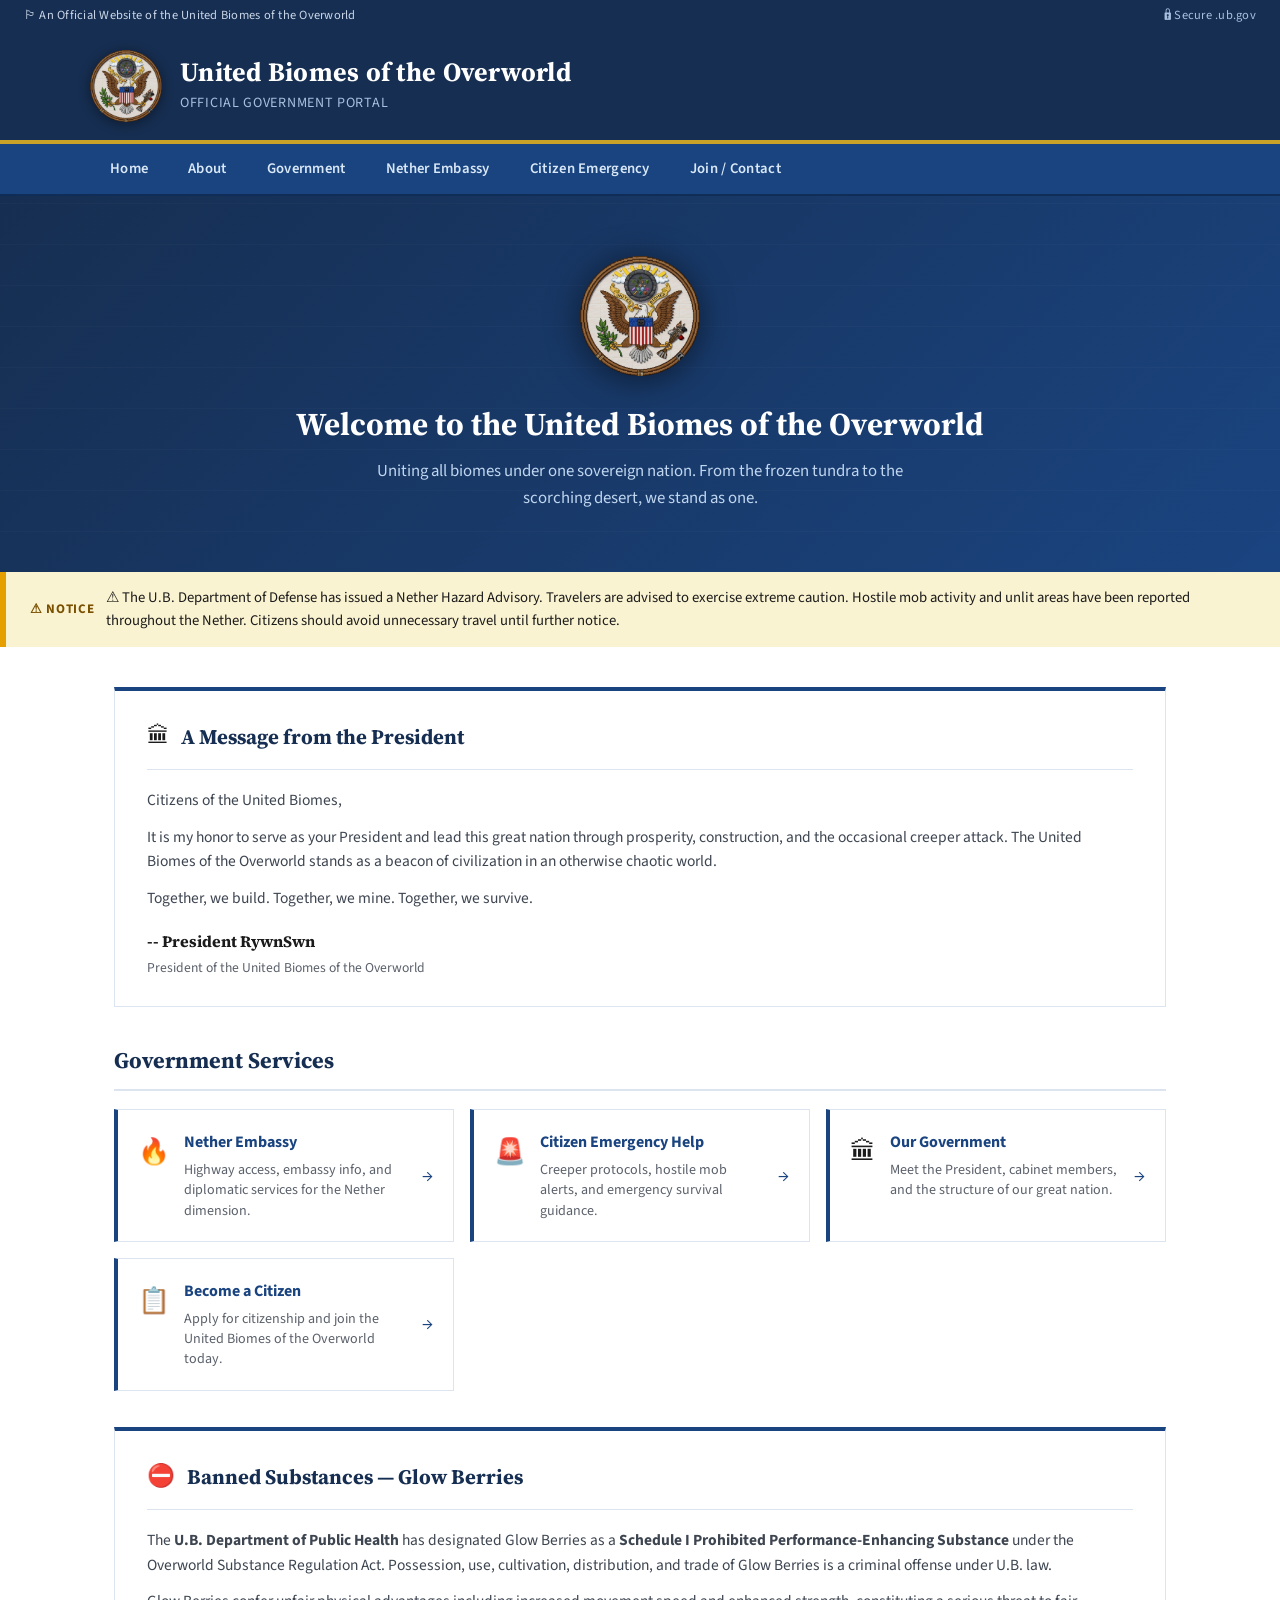
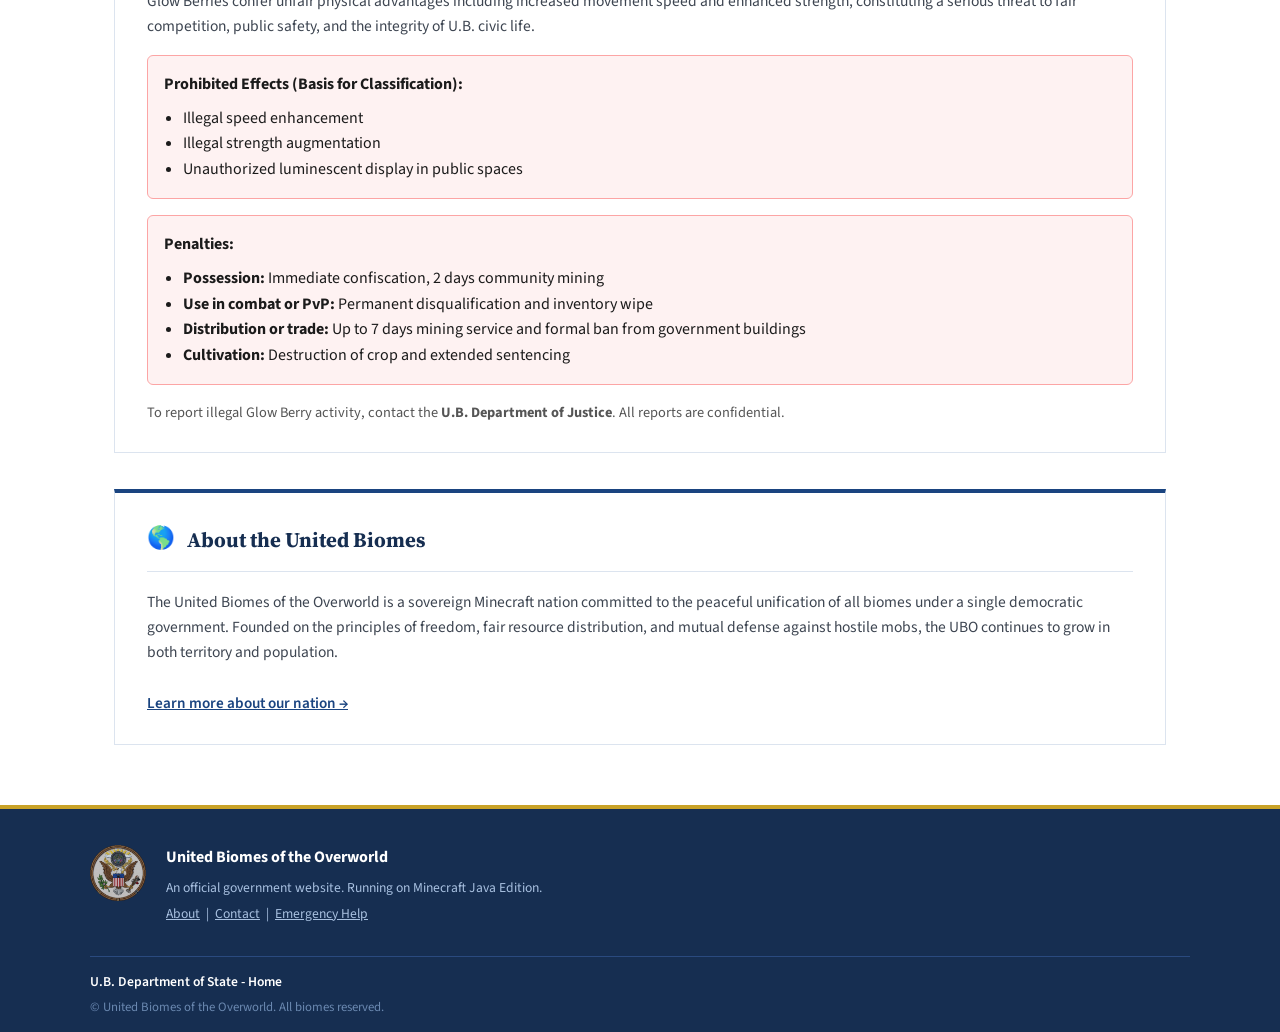
<file: index.html>
<!DOCTYPE html>
<html lang="en">
<head>
  <meta charset="UTF-8" />
  <meta name="viewport" content="width=device-width, initial-scale=1.0"/>
  <title>United Biomes of the Overworld</title>
  <meta property="og:title" content="United Biomes of the Overworld" />
  <meta property="og:description" content="Official Government Portal of the United Biomes of the Overworld" />
  <meta property="og:image" content="https://rywnswn.github.io/United-Biomes-of-the-Overworld.ub.gov/seal.png" />
  <meta property="og:url" content="https://rywnswn.github.io/United-Biomes-of-the-Overworld.ub.gov/" />
  <meta property="og:type" content="website" />
  <meta property="og:site_name" content="U.B. Department of State - Home" />
  <link rel="icon" type="image/png" href="seal.png" />
  <link rel="stylesheet" href="style.css" />
  <link href="https://fonts.googleapis.com/css2?family=Source+Serif+4:wght@400;600;700&family=Source+Sans+3:wght@400;600&display=swap" rel="stylesheet"/>
</head>
<body>

  <!-- TOP BANNER -->
  <div class="top-banner">
    <span>&#127987; An Official Website of the United Biomes of the Overworld</span>
    <span class="banner-right">&#128274; Secure .ub.gov</span>
  </div>

  <!-- HEADER -->
  <header>
    <div class="header-inner">
      <img src="seal.png" alt="United Biomes Seal" class="header-seal" />
      <div class="header-text">
        <div class="header-title">United Biomes of the Overworld</div>
        <div class="header-subtitle">Official Government Portal</div>
      </div>
    </div>
  </header>

  <!-- NAV -->
  <nav>
    <div class="nav-inner">
      <a href="index.html">Home</a>
      <a href="about.html">About</a>
      <a href="government.html">Government</a>
      <a href="embassy.html">Nether Embassy</a>
      <a href="emergency.html">Citizen Emergency</a>
      <a href="join.html">Join / Contact</a>
    </div>
  </nav>

  <!-- HERO -->
  <section class="hero">
    <div class="hero-inner">
      <img src="seal.png" alt="United Biomes Seal" class="hero-seal" />
      <h1>Welcome to the United Biomes of the Overworld</h1>
      <p>Uniting all biomes under one sovereign nation. From the frozen tundra to the scorching desert, we stand as one.</p>
    </div>
  </section>

  <!-- ALERT BANNER -->
  <div class="alert-bar">
    <span class="alert-label">&#9888; NOTICE</span>
    <span>&#9888; The U.B. Department of Defense has issued a Nether Hazard Advisory. Travelers are advised to exercise extreme caution. Hostile mob activity and unlit areas have been reported throughout the Nether. Citizens should avoid unnecessary travel until further notice.</span>
  </div>

  <!-- MAIN CONTENT -->
  <main>

    <!-- PRESIDENTIAL MESSAGE -->
    <section class="card presidential-message">
      <div class="card-header">
        <span class="card-icon">&#127963;</span>
        <h2>A Message from the President</h2>
      </div>
      <div class="card-body">
        <p>Citizens of the United Biomes,</p>
        <p>It is my honor to serve as your President and lead this great nation through prosperity, construction, and the occasional creeper attack. The United Biomes of the Overworld stands as a beacon of civilization in an otherwise chaotic world.</p>
        <p>Together, we build. Together, we mine. Together, we survive.</p>
        <p class="signature">-- President RywnSwn<br/><span>President of the United Biomes of the Overworld</span></p>
      </div>
    </section>

    <!-- QUICK LINKS GRID -->
    <section class="quick-links">
      <h2 class="section-title">Government Services</h2>
      <div class="links-grid">

        <a href="embassy.html" class="link-card">
          <div class="link-icon">&#128293;</div>
          <div class="link-text">
            <strong>Nether Embassy</strong>
            <p>Highway access, embassy info, and diplomatic services for the Nether dimension.</p>
          </div>
          <span class="link-arrow">&#8594;</span>
        </a>

        <a href="emergency.html" class="link-card">
          <div class="link-icon">&#128680;</div>
          <div class="link-text">
            <strong>Citizen Emergency Help</strong>
            <p>Creeper protocols, hostile mob alerts, and emergency survival guidance.</p>
          </div>
          <span class="link-arrow">&#8594;</span>
        </a>

        <a href="government.html" class="link-card">
          <div class="link-icon">&#127963;</div>
          <div class="link-text">
            <strong>Our Government</strong>
            <p>Meet the President, cabinet members, and the structure of our great nation.</p>
          </div>
          <span class="link-arrow">&#8594;</span>
        </a>

        <a href="join.html" class="link-card">
          <div class="link-icon">&#128203;</div>
          <div class="link-text">
            <strong>Become a Citizen</strong>
            <p>Apply for citizenship and join the United Biomes of the Overworld today.</p>
          </div>
          <span class="link-arrow">&#8594;</span>
        </a>

      </div>
    </section>

    <!-- GLOW BERRY SECTION -->
    <section id="glow-berries" class="card">
      <div class="card-header">
        <span class="card-icon">&#9940;</span>
        <h2>Banned Substances — Glow Berries</h2>
      </div>
      <div class="card-body">
        <p>The <strong>U.B. Department of Public Health</strong> has designated Glow Berries as a <strong>Schedule I Prohibited Performance-Enhancing Substance</strong> under the Overworld Substance Regulation Act. Possession, use, cultivation, distribution, and trade of Glow Berries is a criminal offense under U.B. law.</p>
        <p>Glow Berries confer unfair physical advantages including increased movement speed and enhanced strength, constituting a serious threat to fair competition, public safety, and the integrity of U.B. civic life.</p>

        <div style="background:#fef2f2; border:1px solid #fca5a5; border-radius:6px; padding:1rem; margin-top:1rem;">
          <strong>Prohibited Effects (Basis for Classification):</strong>
          <ul style="margin:0.5rem 0 0 1.2rem; padding:0;">
            <li>Illegal speed enhancement</li>
            <li>Illegal strength augmentation</li>
            <li>Unauthorized luminescent display in public spaces</li>
          </ul>
        </div>

        <div style="background:#fef2f2; border:1px solid #fca5a5; border-radius:6px; padding:1rem; margin-top:1rem;">
          <strong>Penalties:</strong>
          <ul style="margin:0.5rem 0 0 1.2rem; padding:0;">
            <li><strong>Possession:</strong> Immediate confiscation, 2 days community mining</li>
            <li><strong>Use in combat or PvP:</strong> Permanent disqualification and inventory wipe</li>
            <li><strong>Distribution or trade:</strong> Up to 7 days mining service and formal ban from government buildings</li>
            <li><strong>Cultivation:</strong> Destruction of crop and extended sentencing</li>
          </ul>
        </div>

        <p style="margin-top:1rem; font-size:0.9rem; color:#555;">To report illegal Glow Berry activity, contact the <strong>U.B. Department of Justice</strong>. All reports are confidential.</p>
      </div>
    </section>

    <!-- ABOUT BLURB -->
    <section class="card about-blurb">
      <div class="card-header">
        <span class="card-icon">&#127758;</span>
        <h2>About the United Biomes</h2>
      </div>
      <div class="card-body">
        <p>The United Biomes of the Overworld is a sovereign Minecraft nation committed to the peaceful unification of all biomes under a single democratic government. Founded on the principles of freedom, fair resource distribution, and mutual defense against hostile mobs, the UBO continues to grow in both territory and population.</p>
        <a href="about.html" class="learn-more">Learn more about our nation &#8594;</a>
      </div>
    </section>

  </main>

  <!-- FOOTER -->
  <footer>
    <div class="footer-inner">
      <img src="seal.png" alt="United Biomes Seal" class="footer-seal" />
      <div class="footer-text">
        <strong>United Biomes of the Overworld</strong>
        <p>An official government website. Running on Minecraft Java Edition.</p>
        <p class="footer-links">
          <a href="about.html">About</a> &nbsp;|&nbsp;
          <a href="join.html">Contact</a> &nbsp;|&nbsp;
          <a href="emergency.html">Emergency Help</a>
        </p>
      </div>
    </div>
    <div class="footer-bottom">
      <span class="footer-dept">U.B. Department of State - Home</span>
      <span class="footer-copy">&copy; United Biomes of the Overworld. All biomes reserved.</span>
    </div>
  </footer>

</body>
</html>
</file>
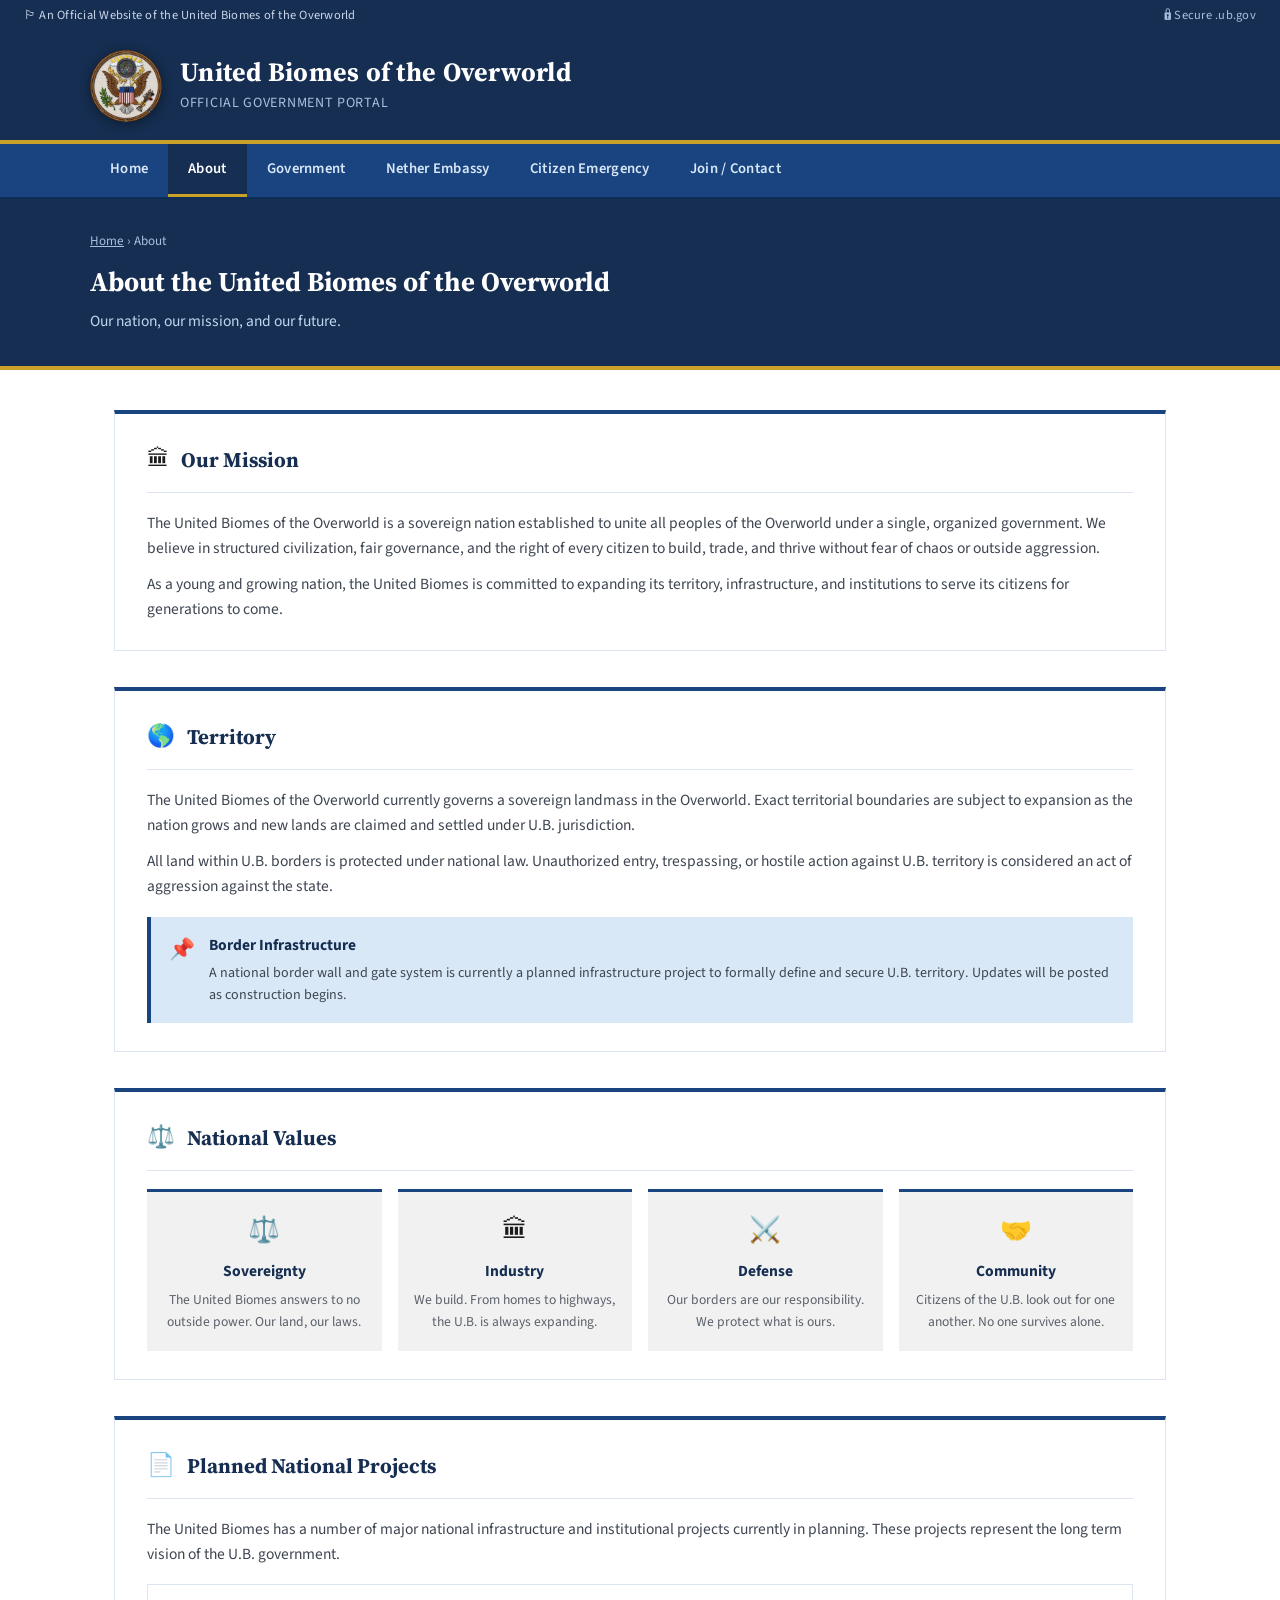
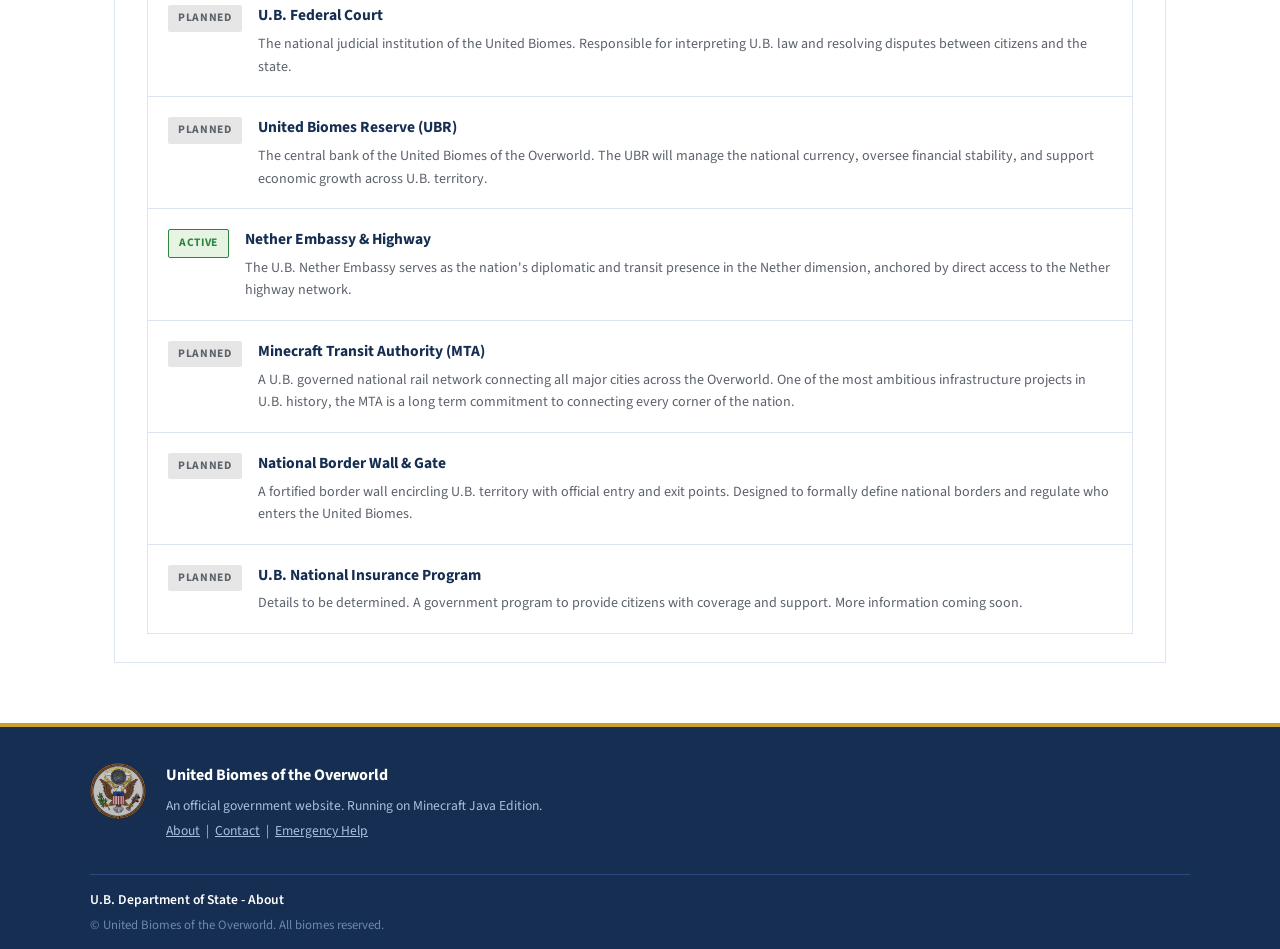
<file: About.html>
<!DOCTYPE html>
<html lang="en">
<head>
  <meta charset="UTF-8" />
  <meta name="viewport" content="width=device-width, initial-scale=1.0"/>
  <title>About - United Biomes of the Overworld</title>
  <meta property="og:title" content="About the United Biomes of the Overworld" />
  <meta property="og:description" content="Learn about the United Biomes of the Overworld, its territory, values, and planned national projects." />
  <meta property="og:image" content="https://rywnswn.github.io/United-Biomes-of-the-Overworld/seal.png" />
  <meta property="og:url" content="https://rywnswn.github.io/United-Biomes-of-the-Overworld/about.html" />
  <meta property="og:type" content="website" />
  <link rel="stylesheet" href="style.css" />
  <link href="https://fonts.googleapis.com/css2?family=Source+Serif+4:wght@400;600;700&family=Source+Sans+3:wght@400;600&display=swap" rel="stylesheet"/>
</head>
<body>

  <!-- TOP BANNER -->
  <div class="top-banner">
    <span>&#127987; An Official Website of the United Biomes of the Overworld</span>
    <span class="banner-right">&#128274; Secure .ub.gov</span>
  </div>

  <!-- HEADER -->
  <header>
    <div class="header-inner">
      <img src="seal.png" alt="United Biomes Seal" class="header-seal" />
      <div class="header-text">
        <div class="header-title">United Biomes of the Overworld</div>
        <div class="header-subtitle">Official Government Portal</div>
      </div>
    </div>
  </header>

  <!-- NAV -->
  <nav>
    <div class="nav-inner">
      <a href="index.html">Home</a>
      <a href="about.html" class="nav-active">About</a>
      <a href="government.html">Government</a>
      <a href="embassy.html">Nether Embassy</a>
      <a href="emergency.html">Citizen Emergency</a>
      <a href="join.html">Join / Contact</a>
    </div>
  </nav>

  <!-- PAGE HERO -->
  <div class="page-hero">
    <div class="page-hero-inner">
      <div class="page-breadcrumb"><a href="index.html">Home</a> &rsaquo; About</div>
      <h1>About the United Biomes of the Overworld</h1>
      <p>Our nation, our mission, and our future.</p>
    </div>
  </div>

  <!-- MAIN -->
  <main>

    <!-- MISSION -->
    <section class="card">
      <div class="card-header">
        <span class="card-icon">&#127963;</span>
        <h2>Our Mission</h2>
      </div>
      <div class="card-body">
        <p>The United Biomes of the Overworld is a sovereign nation established to unite all peoples of the Overworld under a single, organized government. We believe in structured civilization, fair governance, and the right of every citizen to build, trade, and thrive without fear of chaos or outside aggression.</p>
        <p>As a young and growing nation, the United Biomes is committed to expanding its territory, infrastructure, and institutions to serve its citizens for generations to come.</p>
      </div>
    </section>

    <!-- TERRITORY -->
    <section class="card">
      <div class="card-header">
        <span class="card-icon">&#127758;</span>
        <h2>Territory</h2>
      </div>
      <div class="card-body">
        <p>The United Biomes of the Overworld currently governs a sovereign landmass in the Overworld. Exact territorial boundaries are subject to expansion as the nation grows and new lands are claimed and settled under U.B. jurisdiction.</p>
        <p>All land within U.B. borders is protected under national law. Unauthorized entry, trespassing, or hostile action against U.B. territory is considered an act of aggression against the state.</p>
        <div class="info-box">
          <span class="info-box-icon">&#128204;</span>
          <div>
            <strong>Border Infrastructure</strong>
            <p>A national border wall and gate system is currently a planned infrastructure project to formally define and secure U.B. territory. Updates will be posted as construction begins.</p>
          </div>
        </div>
      </div>
    </section>

    <!-- NATIONAL VALUES -->
    <section class="card">
      <div class="card-header">
        <span class="card-icon">&#9878;&#65039;</span>
        <h2>National Values</h2>
      </div>
      <div class="card-body">
        <div class="values-grid">
          <div class="value-item">
            <div class="value-icon">&#9878;&#65039;</div>
            <strong>Sovereignty</strong>
            <p>The United Biomes answers to no outside power. Our land, our laws.</p>
          </div>
          <div class="value-item">
            <div class="value-icon">&#127963;</div>
            <strong>Industry</strong>
            <p>We build. From homes to highways, the U.B. is always expanding.</p>
          </div>
          <div class="value-item">
            <div class="value-icon">&#9876;&#65039;</div>
            <strong>Defense</strong>
            <p>Our borders are our responsibility. We protect what is ours.</p>
          </div>
          <div class="value-item">
            <div class="value-icon">&#129309;</div>
            <strong>Community</strong>
            <p>Citizens of the U.B. look out for one another. No one survives alone.</p>
          </div>
        </div>
      </div>
    </section>

    <!-- PLANNED PROJECTS -->
    <section class="card">
      <div class="card-header">
        <span class="card-icon">&#128196;</span>
        <h2>Planned National Projects</h2>
      </div>
      <div class="card-body">
        <p>The United Biomes has a number of major national infrastructure and institutional projects currently in planning. These projects represent the long term vision of the U.B. government.</p>

        <div class="project-list">

          <div class="project-item">
            <div class="project-status status-planned">Planned</div>
            <div class="project-info">
              <strong>U.B. Federal Court</strong>
              <p>The national judicial institution of the United Biomes. Responsible for interpreting U.B. law and resolving disputes between citizens and the state.</p>
            </div>
          </div>

          <div class="project-item">
            <div class="project-status status-planned">Planned</div>
            <div class="project-info">
              <strong>United Biomes Reserve (UBR)</strong>
              <p>The central bank of the United Biomes of the Overworld. The UBR will manage the national currency, oversee financial stability, and support economic growth across U.B. territory.</p>
            </div>
          </div>

          <div class="project-item">
            <div class="project-status status-active">Active</div>
            <div class="project-info">
              <strong>Nether Embassy & Highway</strong>
              <p>The U.B. Nether Embassy serves as the nation's diplomatic and transit presence in the Nether dimension, anchored by direct access to the Nether highway network.</p>
            </div>
          </div>

          <div class="project-item">
            <div class="project-status status-planned">Planned</div>
            <div class="project-info">
              <strong>Minecraft Transit Authority (MTA)</strong>
              <p>A U.B. governed national rail network connecting all major cities across the Overworld. One of the most ambitious infrastructure projects in U.B. history, the MTA is a long term commitment to connecting every corner of the nation.</p>
            </div>
          </div>

          <div class="project-item">
            <div class="project-status status-planned">Planned</div>
            <div class="project-info">
              <strong>National Border Wall & Gate</strong>
              <p>A fortified border wall encircling U.B. territory with official entry and exit points. Designed to formally define national borders and regulate who enters the United Biomes.</p>
            </div>
          </div>

          <div class="project-item">
            <div class="project-status status-planned">Planned</div>
            <div class="project-info">
              <strong>U.B. National Insurance Program</strong>
              <p>Details to be determined. A government program to provide citizens with coverage and support. More information coming soon.</p>
            </div>
          </div>

        </div>
      </div>
    </section>

  </main>

  <!-- FOOTER -->
  <footer>
    <div class="footer-inner">
      <img src="seal.png" alt="United Biomes Seal" class="footer-seal" />
      <div class="footer-text">
        <strong>United Biomes of the Overworld</strong>
        <p>An official government website. Running on Minecraft Java Edition.</p>
        <p class="footer-links">
          <a href="about.html">About</a> &nbsp;|&nbsp;
          <a href="join.html">Contact</a> &nbsp;|&nbsp;
          <a href="emergency.html">Emergency Help</a>
        </p>
      </div>
    </div>
    <div class="footer-bottom">
      <span class="footer-dept">U.B. Department of State - About</span>
      <span class="footer-copy">&copy; United Biomes of the Overworld. All biomes reserved.</span>
    </div>
  </footer>

</body>
</html>
</file>
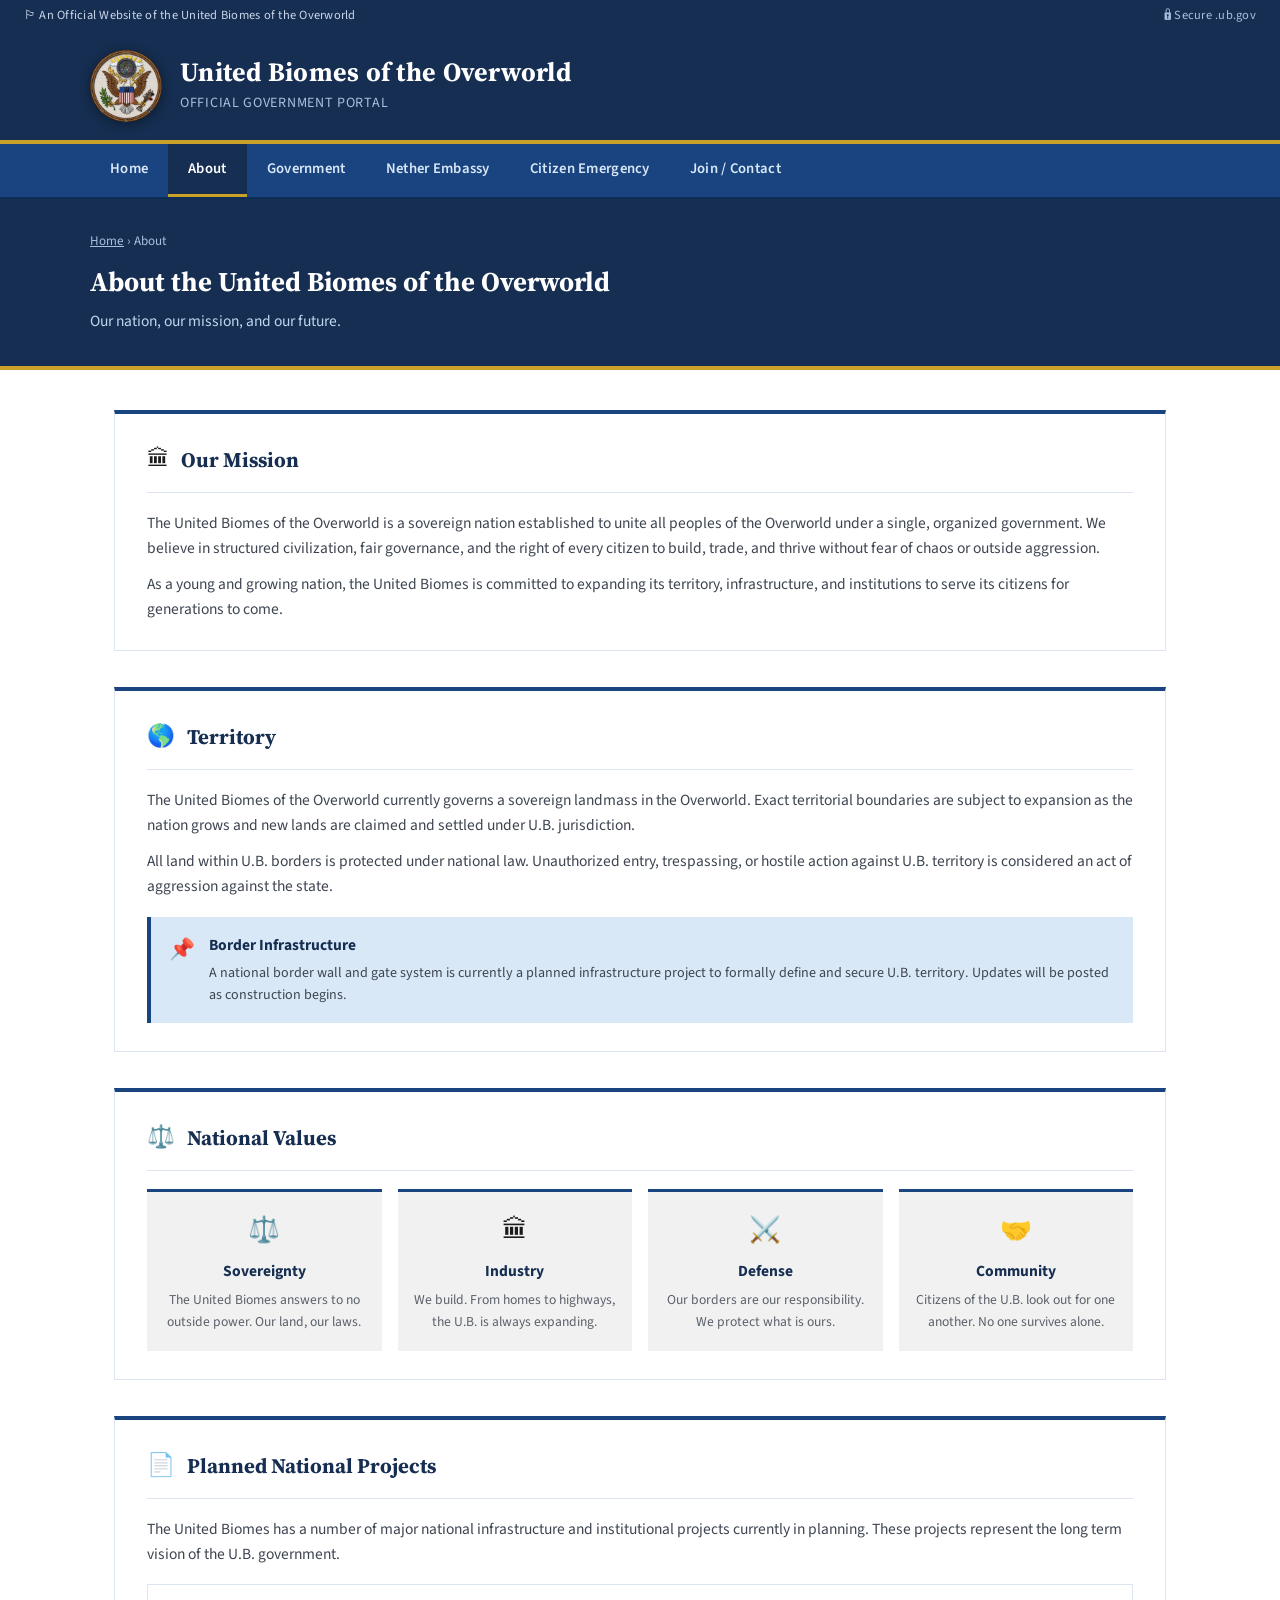
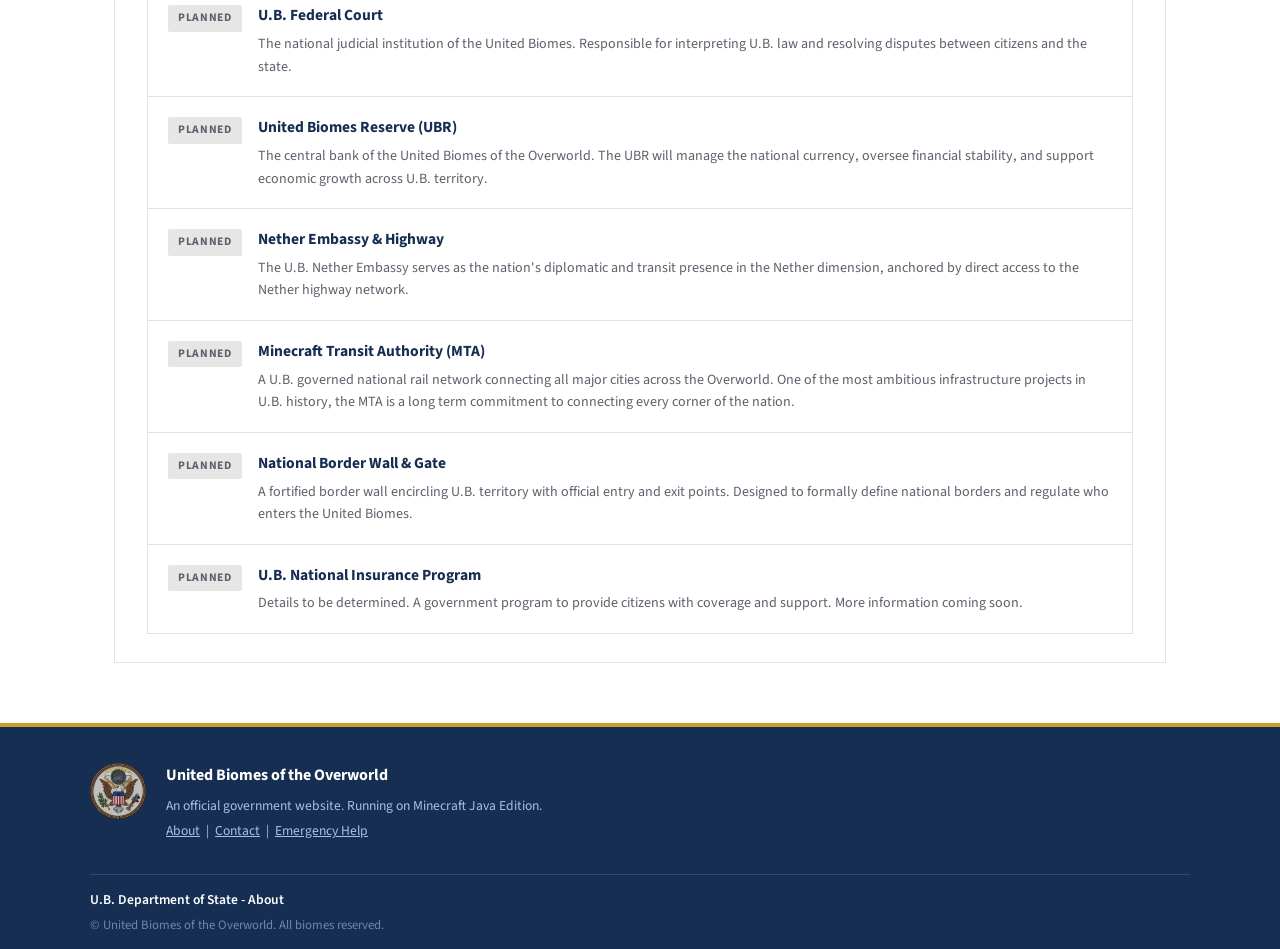
<file: about.html>
<!DOCTYPE html>
<html lang="en">
<head>
  <meta charset="UTF-8" />
  <meta name="viewport" content="width=device-width, initial-scale=1.0"/>
  <title>About - United Biomes of the Overworld</title>
  <meta property="og:title" content="About the United Biomes of the Overworld" />
  <meta property="og:description" content="Learn about the United Biomes of the Overworld, its territory, values, and planned national projects." />
  <meta property="og:image" content="https://rywnswn.github.io/United-Biomes-of-the-Overworld.ub.gov/seal.png" />
  <meta property="og:url" content="https://rywnswn.github.io/United-Biomes-of-the-Overworld.ub.gov/about.html" />
  <meta property="og:type" content="website" />
  <meta property="og:site_name" content="U.B. Department of State - About" />
  <link rel="icon" type="image/png" href="seal.png" />
  <link rel="stylesheet" href="style.css" />
  <link href="https://fonts.googleapis.com/css2?family=Source+Serif+4:wght@400;600;700&family=Source+Sans+3:wght@400;600&display=swap" rel="stylesheet"/>
</head>
<body>

  <!-- TOP BANNER -->
  <div class="top-banner">
    <span>&#127987; An Official Website of the United Biomes of the Overworld</span>
    <span class="banner-right">&#128274; Secure .ub.gov</span>
  </div>

  <!-- HEADER -->
  <header>
    <div class="header-inner">
      <img src="seal.png" alt="United Biomes Seal" class="header-seal" />
      <div class="header-text">
        <div class="header-title">United Biomes of the Overworld</div>
        <div class="header-subtitle">Official Government Portal</div>
      </div>
    </div>
  </header>

  <!-- NAV -->
  <nav>
    <div class="nav-inner">
      <a href="index.html">Home</a>
      <a href="about.html" class="nav-active">About</a>
      <a href="government.html">Government</a>
      <a href="embassy.html">Nether Embassy</a>
      <a href="emergency.html">Citizen Emergency</a>
      <a href="join.html">Join / Contact</a>
    </div>
  </nav>

  <!-- PAGE HERO -->
  <div class="page-hero">
    <div class="page-hero-inner">
      <div class="page-breadcrumb"><a href="index.html">Home</a> &rsaquo; About</div>
      <h1>About the United Biomes of the Overworld</h1>
      <p>Our nation, our mission, and our future.</p>
    </div>
  </div>

  <!-- MAIN -->
  <main>

    <!-- MISSION -->
    <section class="card">
      <div class="card-header">
        <span class="card-icon">&#127963;</span>
        <h2>Our Mission</h2>
      </div>
      <div class="card-body">
        <p>The United Biomes of the Overworld is a sovereign nation established to unite all peoples of the Overworld under a single, organized government. We believe in structured civilization, fair governance, and the right of every citizen to build, trade, and thrive without fear of chaos or outside aggression.</p>
        <p>As a young and growing nation, the United Biomes is committed to expanding its territory, infrastructure, and institutions to serve its citizens for generations to come.</p>
      </div>
    </section>

    <!-- TERRITORY -->
    <section class="card">
      <div class="card-header">
        <span class="card-icon">&#127758;</span>
        <h2>Territory</h2>
      </div>
      <div class="card-body">
        <p>The United Biomes of the Overworld currently governs a sovereign landmass in the Overworld. Exact territorial boundaries are subject to expansion as the nation grows and new lands are claimed and settled under U.B. jurisdiction.</p>
        <p>All land within U.B. borders is protected under national law. Unauthorized entry, trespassing, or hostile action against U.B. territory is considered an act of aggression against the state.</p>
        <div class="info-box">
          <span class="info-box-icon">&#128204;</span>
          <div>
            <strong>Border Infrastructure</strong>
            <p>A national border wall and gate system is currently a planned infrastructure project to formally define and secure U.B. territory. Updates will be posted as construction begins.</p>
          </div>
        </div>
      </div>
    </section>

    <!-- NATIONAL VALUES -->
    <section class="card">
      <div class="card-header">
        <span class="card-icon">&#9878;&#65039;</span>
        <h2>National Values</h2>
      </div>
      <div class="card-body">
        <div class="values-grid">
          <div class="value-item">
            <div class="value-icon">&#9878;&#65039;</div>
            <strong>Sovereignty</strong>
            <p>The United Biomes answers to no outside power. Our land, our laws.</p>
          </div>
          <div class="value-item">
            <div class="value-icon">&#127963;</div>
            <strong>Industry</strong>
            <p>We build. From homes to highways, the U.B. is always expanding.</p>
          </div>
          <div class="value-item">
            <div class="value-icon">&#9876;&#65039;</div>
            <strong>Defense</strong>
            <p>Our borders are our responsibility. We protect what is ours.</p>
          </div>
          <div class="value-item">
            <div class="value-icon">&#129309;</div>
            <strong>Community</strong>
            <p>Citizens of the U.B. look out for one another. No one survives alone.</p>
          </div>
        </div>
      </div>
    </section>

    <!-- PLANNED PROJECTS -->
    <section class="card">
      <div class="card-header">
        <span class="card-icon">&#128196;</span>
        <h2>Planned National Projects</h2>
      </div>
      <div class="card-body">
        <p>The United Biomes has a number of major national infrastructure and institutional projects currently in planning. These projects represent the long term vision of the U.B. government.</p>

        <div class="project-list">

          <div class="project-item">
            <div class="project-status status-planned">Planned</div>
            <div class="project-info">
              <strong>U.B. Federal Court</strong>
              <p>The national judicial institution of the United Biomes. Responsible for interpreting U.B. law and resolving disputes between citizens and the state.</p>
            </div>
          </div>

          <div class="project-item">
            <div class="project-status status-planned">Planned</div>
            <div class="project-info">
              <strong>United Biomes Reserve (UBR)</strong>
              <p>The central bank of the United Biomes of the Overworld. The UBR will manage the national currency, oversee financial stability, and support economic growth across U.B. territory.</p>
            </div>
          </div>

          <div class="project-item">
            <div class="project-status status-planned">Planned</div>
            <div class="project-info">
              <strong>Nether Embassy & Highway</strong>
              <p>The U.B. Nether Embassy serves as the nation's diplomatic and transit presence in the Nether dimension, anchored by direct access to the Nether highway network.</p>
            </div>
          </div>

          <div class="project-item">
            <div class="project-status status-planned">Planned</div>
            <div class="project-info">
              <strong>Minecraft Transit Authority (MTA)</strong>
              <p>A U.B. governed national rail network connecting all major cities across the Overworld. One of the most ambitious infrastructure projects in U.B. history, the MTA is a long term commitment to connecting every corner of the nation.</p>
            </div>
          </div>

          <div class="project-item">
            <div class="project-status status-planned">Planned</div>
            <div class="project-info">
              <strong>National Border Wall & Gate</strong>
              <p>A fortified border wall encircling U.B. territory with official entry and exit points. Designed to formally define national borders and regulate who enters the United Biomes.</p>
            </div>
          </div>

          <div class="project-item">
            <div class="project-status status-planned">Planned</div>
            <div class="project-info">
              <strong>U.B. National Insurance Program</strong>
              <p>Details to be determined. A government program to provide citizens with coverage and support. More information coming soon.</p>
            </div>
          </div>

        </div>
      </div>
    </section>

  </main>

  <!-- FOOTER -->
  <footer>
    <div class="footer-inner">
      <img src="seal.png" alt="United Biomes Seal" class="footer-seal" />
      <div class="footer-text">
        <strong>United Biomes of the Overworld</strong>
        <p>An official government website. Running on Minecraft Java Edition.</p>
        <p class="footer-links">
          <a href="about.html">About</a> &nbsp;|&nbsp;
          <a href="join.html">Contact</a> &nbsp;|&nbsp;
          <a href="emergency.html">Emergency Help</a>
        </p>
      </div>
    </div>
    <div class="footer-bottom">
      <span class="footer-dept">U.B. Department of State - About</span>
      <span class="footer-copy">&copy; United Biomes of the Overworld. All biomes reserved.</span>
    </div>
  </footer>

</body>
</html>
</file>
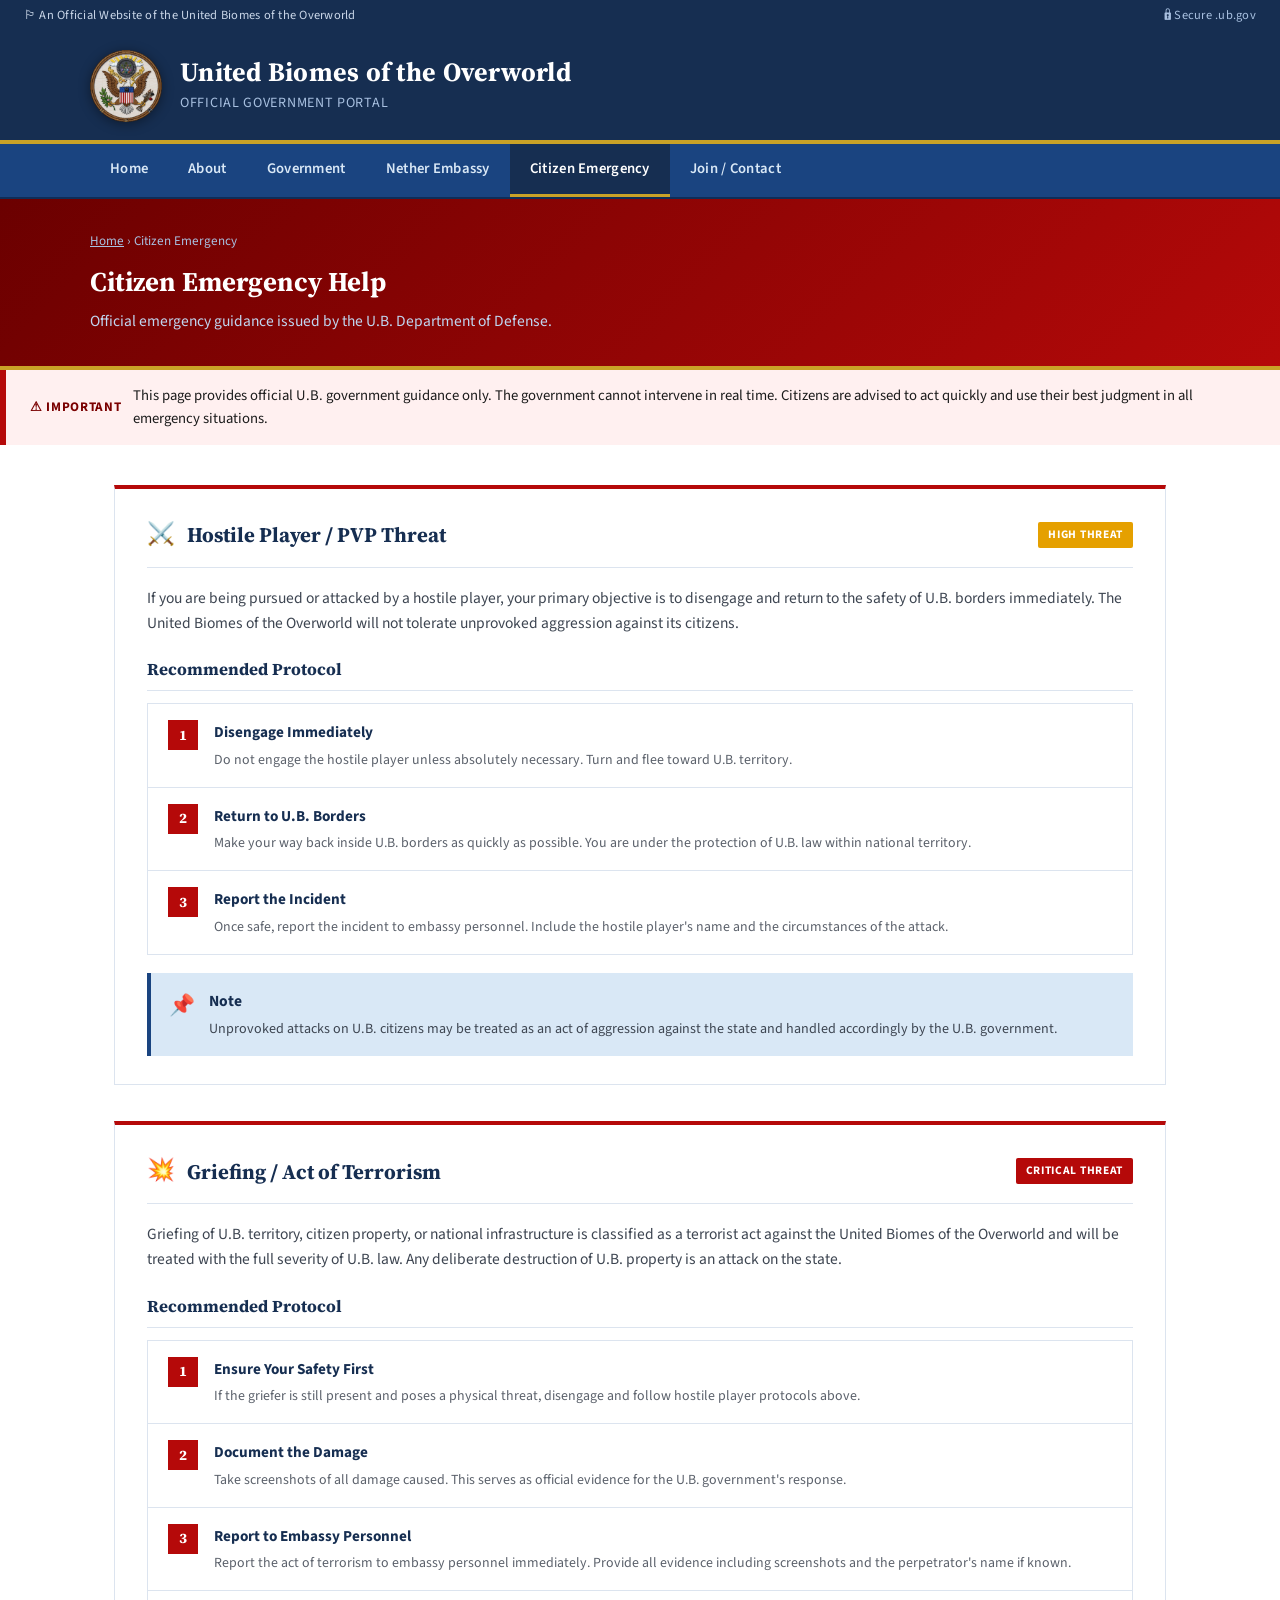
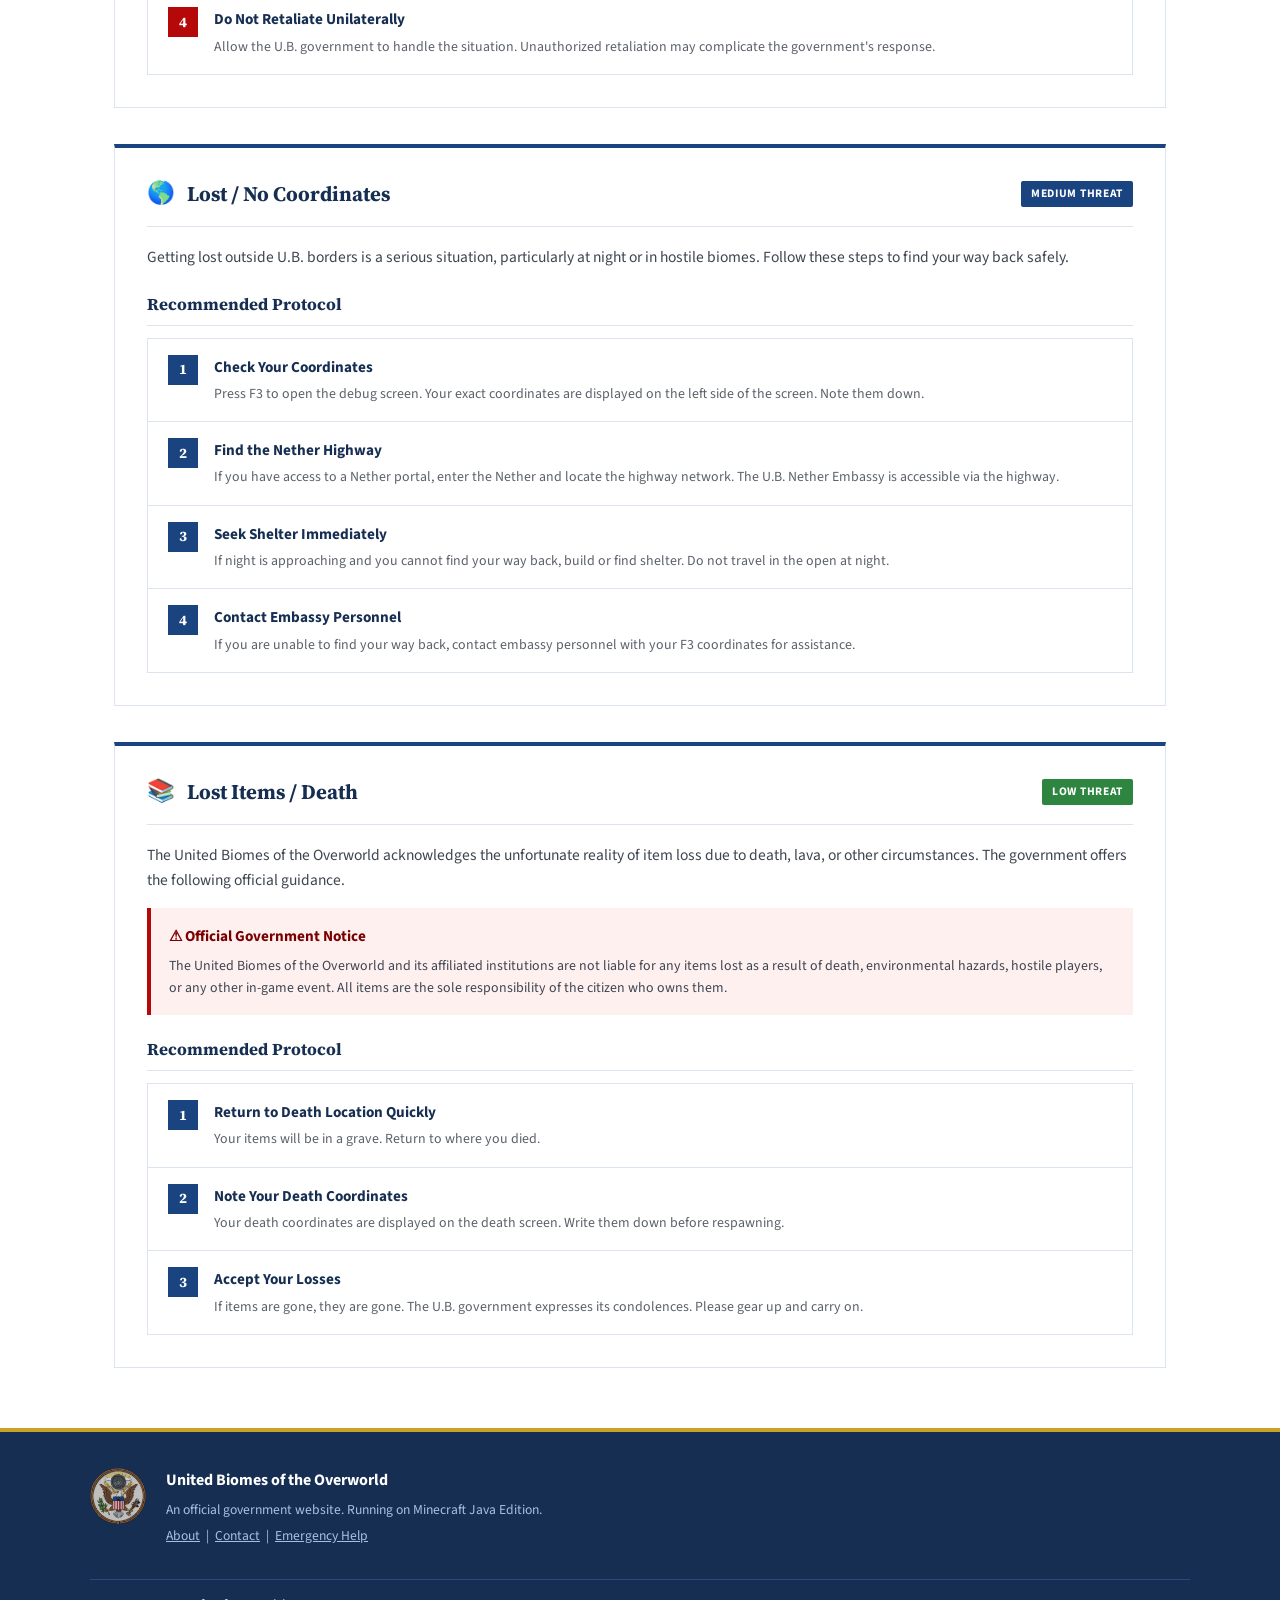
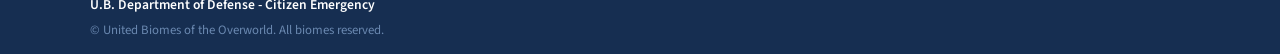
<file: emergency.html>
<!DOCTYPE html>
<html lang="en">
<head>
  <meta charset="UTF-8" />
  <meta name="viewport" content="width=device-width, initial-scale=1.0"/>
  <title>Citizen Emergency - United Biomes of the Overworld</title>
  <meta property="og:title" content="Citizen Emergency Help - United Biomes of the Overworld" />
  <meta property="og:description" content="Official emergency guidance for citizens of the United Biomes of the Overworld." />
  <meta property="og:image" content="https://rywnswn.github.io/United-Biomes-of-the-Overworld/seal.png" />
  <meta property="og:url" content="https://rywnswn.github.io/United-Biomes-of-the-Overworld/emergency.html" />
  <meta property="og:type" content="website" />
  <link rel="icon" type="image/png" href="seal.png" />
  <link rel="stylesheet" href="style.css" />
  <link href="https://fonts.googleapis.com/css2?family=Source+Serif+4:wght@400;600;700&family=Source+Sans+3:wght@400;600&display=swap" rel="stylesheet"/>
</head>
<body>

  <!-- TOP BANNER -->
  <div class="top-banner">
    <span>&#127987; An Official Website of the United Biomes of the Overworld</span>
    <span class="banner-right">&#128274; Secure .ub.gov</span>
  </div>

  <!-- HEADER -->
  <header>
    <div class="header-inner">
      <img src="seal.png" alt="United Biomes Seal" class="header-seal" />
      <div class="header-text">
        <div class="header-title">United Biomes of the Overworld</div>
        <div class="header-subtitle">Official Government Portal</div>
      </div>
    </div>
  </header>

  <!-- NAV -->
  <nav>
    <div class="nav-inner">
      <a href="index.html">Home</a>
      <a href="about.html">About</a>
      <a href="government.html">Government</a>
      <a href="embassy.html">Nether Embassy</a>
      <a href="emergency.html" class="nav-active">Citizen Emergency</a>
      <a href="join.html">Join / Contact</a>
    </div>
  </nav>

  <!-- PAGE HERO -->
  <div class="page-hero page-hero-red">
    <div class="page-hero-inner">
      <div class="page-breadcrumb"><a href="index.html">Home</a> &rsaquo; Citizen Emergency</div>
      <h1>Citizen Emergency Help</h1>
      <p>Official emergency guidance issued by the U.B. Department of Defense.</p>
    </div>
  </div>

  <!-- EMERGENCY NOTICE -->
  <div class="alert-bar alert-red">
    <span class="alert-label">&#9888; IMPORTANT</span>
    <span>This page provides official U.B. government guidance only. The government cannot intervene in real time. Citizens are advised to act quickly and use their best judgment in all emergency situations.</span>
  </div>

  <main>

    <!-- HOSTILE PLAYER -->
    <section class="card card-red">
      <div class="card-header">
        <span class="card-icon">&#9876;&#65039;</span>
        <h2>Hostile Player / PVP Threat</h2>
        <span class="threat-badge badge-high">High Threat</span>
      </div>
      <div class="card-body">
        <p>If you are being pursued or attacked by a hostile player, your primary objective is to disengage and return to the safety of U.B. borders immediately. The United Biomes of the Overworld will not tolerate unprovoked aggression against its citizens.</p>

        <h3 class="subsection-title">Recommended Protocol</h3>
        <div class="process-steps">
          <div class="process-step">
            <div class="step-number step-red">1</div>
            <div class="step-info">
              <strong>Disengage Immediately</strong>
              <p>Do not engage the hostile player unless absolutely necessary. Turn and flee toward U.B. territory.</p>
            </div>
          </div>
          <div class="process-step">
            <div class="step-number step-red">2</div>
            <div class="step-info">
              <strong>Return to U.B. Borders</strong>
              <p>Make your way back inside U.B. borders as quickly as possible. You are under the protection of U.B. law within national territory.</p>
            </div>
          </div>
          <div class="process-step">
            <div class="step-number step-red">3</div>
            <div class="step-info">
              <strong>Report the Incident</strong>
              <p>Once safe, report the incident to embassy personnel. Include the hostile player's name and the circumstances of the attack.</p>
            </div>
          </div>
        </div>

        <div class="info-box">
          <span class="info-box-icon">&#128204;</span>
          <div>
            <strong>Note</strong>
            <p>Unprovoked attacks on U.B. citizens may be treated as an act of aggression against the state and handled accordingly by the U.B. government.</p>
          </div>
        </div>
      </div>
    </section>

    <!-- GRIEFING -->
    <section class="card card-red">
      <div class="card-header">
        <span class="card-icon">&#128165;</span>
        <h2>Griefing / Act of Terrorism</h2>
        <span class="threat-badge badge-critical">Critical Threat</span>
      </div>
      <div class="card-body">
        <p>Griefing of U.B. territory, citizen property, or national infrastructure is classified as a terrorist act against the United Biomes of the Overworld and will be treated with the full severity of U.B. law. Any deliberate destruction of U.B. property is an attack on the state.</p>

        <h3 class="subsection-title">Recommended Protocol</h3>
        <div class="process-steps">
          <div class="process-step">
            <div class="step-number step-red">1</div>
            <div class="step-info">
              <strong>Ensure Your Safety First</strong>
              <p>If the griefer is still present and poses a physical threat, disengage and follow hostile player protocols above.</p>
            </div>
          </div>
          <div class="process-step">
            <div class="step-number step-red">2</div>
            <div class="step-info">
              <strong>Document the Damage</strong>
              <p>Take screenshots of all damage caused. This serves as official evidence for the U.B. government's response.</p>
            </div>
          </div>
          <div class="process-step">
            <div class="step-number step-red">3</div>
            <div class="step-info">
              <strong>Report to Embassy Personnel</strong>
              <p>Report the act of terrorism to embassy personnel immediately. Provide all evidence including screenshots and the perpetrator's name if known.</p>
            </div>
          </div>
          <div class="process-step">
            <div class="step-number step-red">4</div>
            <div class="step-info">
              <strong>Do Not Retaliate Unilaterally</strong>
              <p>Allow the U.B. government to handle the situation. Unauthorized retaliation may complicate the government's response.</p>
            </div>
          </div>
        </div>
      </div>
    </section>

    <!-- LOST / NO COORDS -->
    <section class="card">
      <div class="card-header">
        <span class="card-icon">&#127758;</span>
        <h2>Lost / No Coordinates</h2>
        <span class="threat-badge badge-medium">Medium Threat</span>
      </div>
      <div class="card-body">
        <p>Getting lost outside U.B. borders is a serious situation, particularly at night or in hostile biomes. Follow these steps to find your way back safely.</p>

        <h3 class="subsection-title">Recommended Protocol</h3>
        <div class="process-steps">
          <div class="process-step">
            <div class="step-number">1</div>
            <div class="step-info">
              <strong>Check Your Coordinates</strong>
              <p>Press F3 to open the debug screen. Your exact coordinates are displayed on the left side of the screen. Note them down.</p>
            </div>
          </div>
          <div class="process-step">
            <div class="step-number">2</div>
            <div class="step-info">
              <strong>Find the Nether Highway</strong>
              <p>If you have access to a Nether portal, enter the Nether and locate the highway network. The U.B. Nether Embassy is accessible via the highway.</p>
            </div>
          </div>
          <div class="process-step">
            <div class="step-number">3</div>
            <div class="step-info">
              <strong>Seek Shelter Immediately</strong>
              <p>If night is approaching and you cannot find your way back, build or find shelter. Do not travel in the open at night.</p>
            </div>
          </div>
          <div class="process-step">
            <div class="step-number">4</div>
            <div class="step-info">
              <strong>Contact Embassy Personnel</strong>
              <p>If you are unable to find your way back, contact embassy personnel with your F3 coordinates for assistance.</p>
            </div>
          </div>
        </div>
      </div>
    </section>

    <!-- LOST ITEMS -->
    <section class="card">
      <div class="card-header">
        <span class="card-icon">&#128218;</span>
        <h2>Lost Items / Death</h2>
        <span class="threat-badge badge-low">Low Threat</span>
      </div>
      <div class="card-body">
        <p>The United Biomes of the Overworld acknowledges the unfortunate reality of item loss due to death, lava, or other circumstances. The government offers the following official guidance.</p>

        <div class="liability-box">
          <strong>&#9888; Official Government Notice</strong>
          <p>The United Biomes of the Overworld and its affiliated institutions are not liable for any items lost as a result of death, environmental hazards, hostile players, or any other in-game event. All items are the sole responsibility of the citizen who owns them.</p>
        </div>

        <h3 class="subsection-title">Recommended Protocol</h3>
        <div class="process-steps">
          <div class="process-step">
            <div class="step-number">1</div>
            <div class="step-info">
              <strong>Return to Death Location Quickly</strong>
              <p>Your items will be in a grave. Return to where you died.</p>
            </div>
          </div>
          <div class="process-step">
            <div class="step-number">2</div>
            <div class="step-info">
              <strong>Note Your Death Coordinates</strong>
              <p>Your death coordinates are displayed on the death screen. Write them down before respawning.</p>
            </div>
          </div>
          <div class="process-step">
            <div class="step-number">3</div>
            <div class="step-info">
              <strong>Accept Your Losses</strong>
              <p>If items are gone, they are gone. The U.B. government expresses its condolences. Please gear up and carry on.</p>
            </div>
          </div>
        </div>
      </div>
    </section>

  </main>

  <!-- FOOTER -->
  <footer>
    <div class="footer-inner">
      <img src="seal.png" alt="United Biomes Seal" class="footer-seal" />
      <div class="footer-text">
        <strong>United Biomes of the Overworld</strong>
        <p>An official government website. Running on Minecraft Java Edition.</p>
        <p class="footer-links">
          <a href="about.html">About</a> &nbsp;|&nbsp;
          <a href="join.html">Contact</a> &nbsp;|&nbsp;
          <a href="emergency.html">Emergency Help</a>
        </p>
      </div>
    </div>
    <div class="footer-bottom">
      <span class="footer-dept">U.B. Department of Defense - Citizen Emergency</span>
      <span class="footer-copy">&copy; United Biomes of the Overworld. All biomes reserved.</span>
    </div>
  </footer>

</body>
</html>
</file>
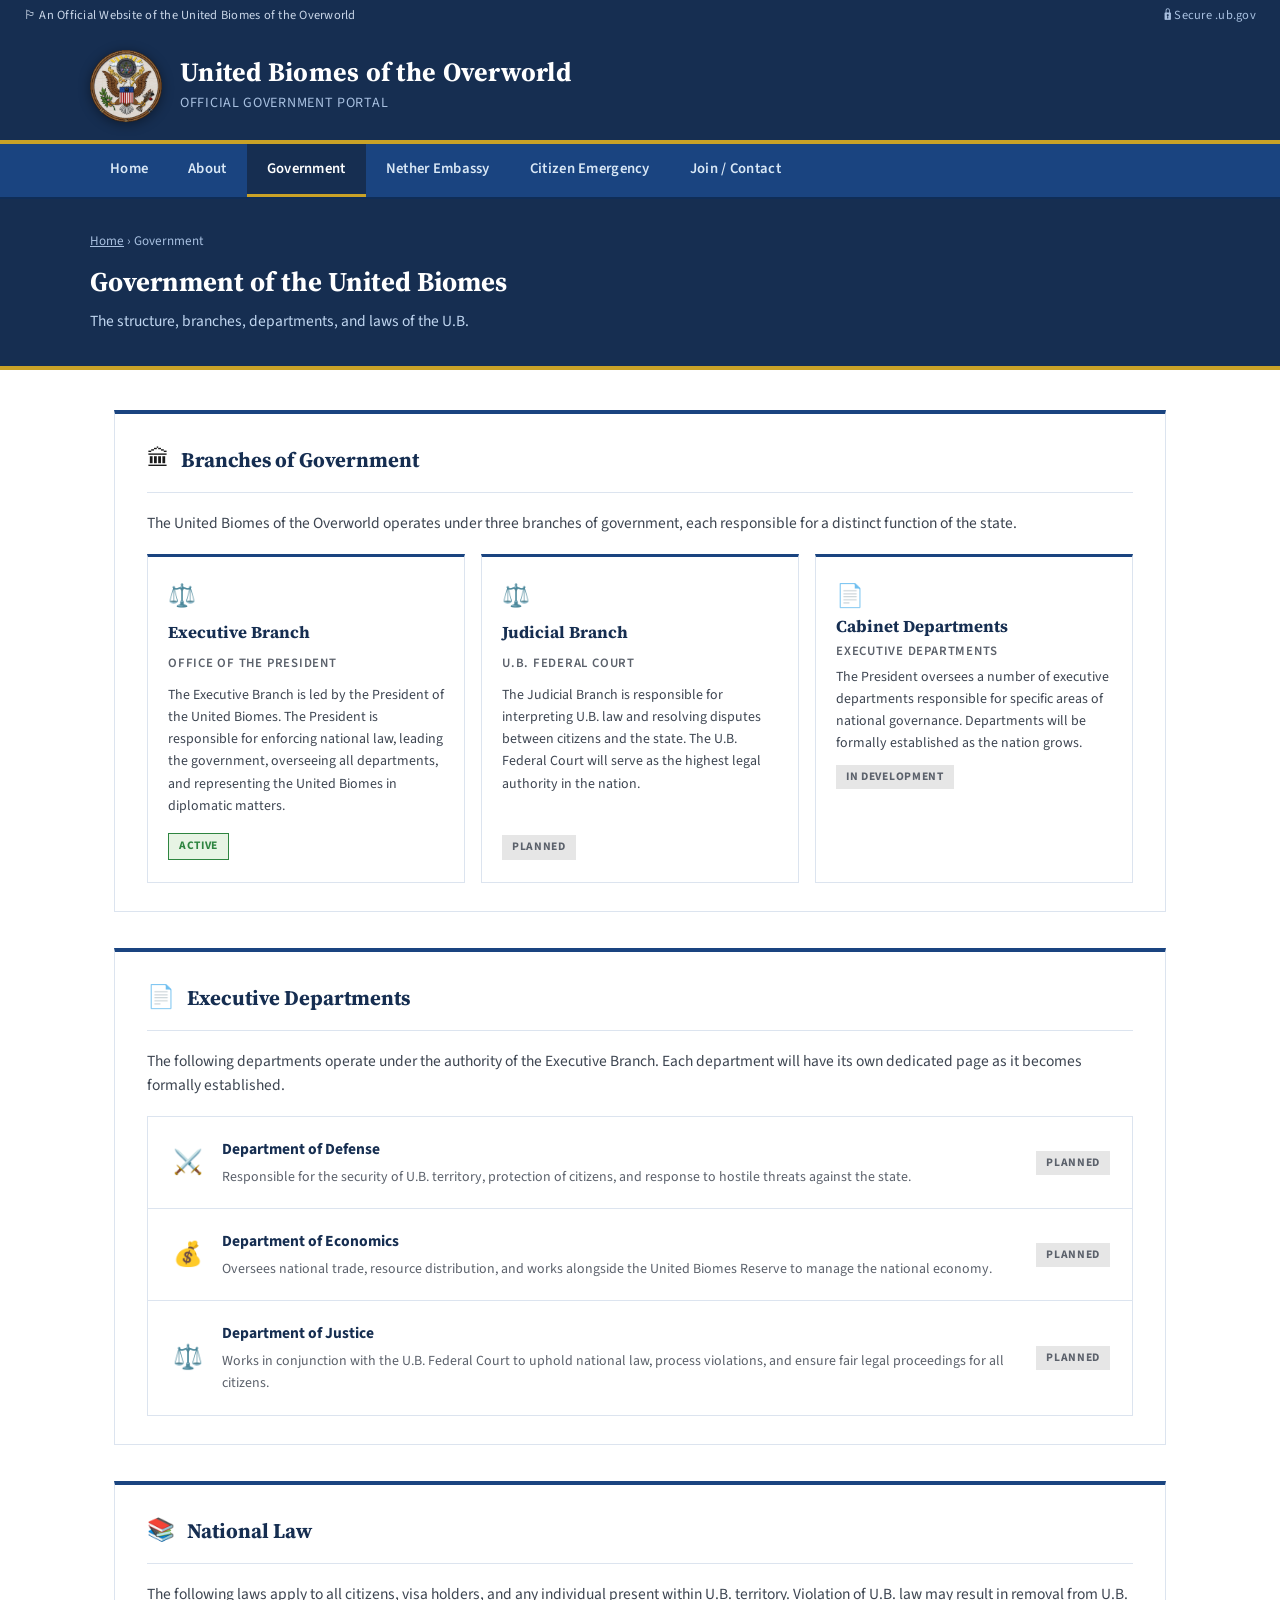
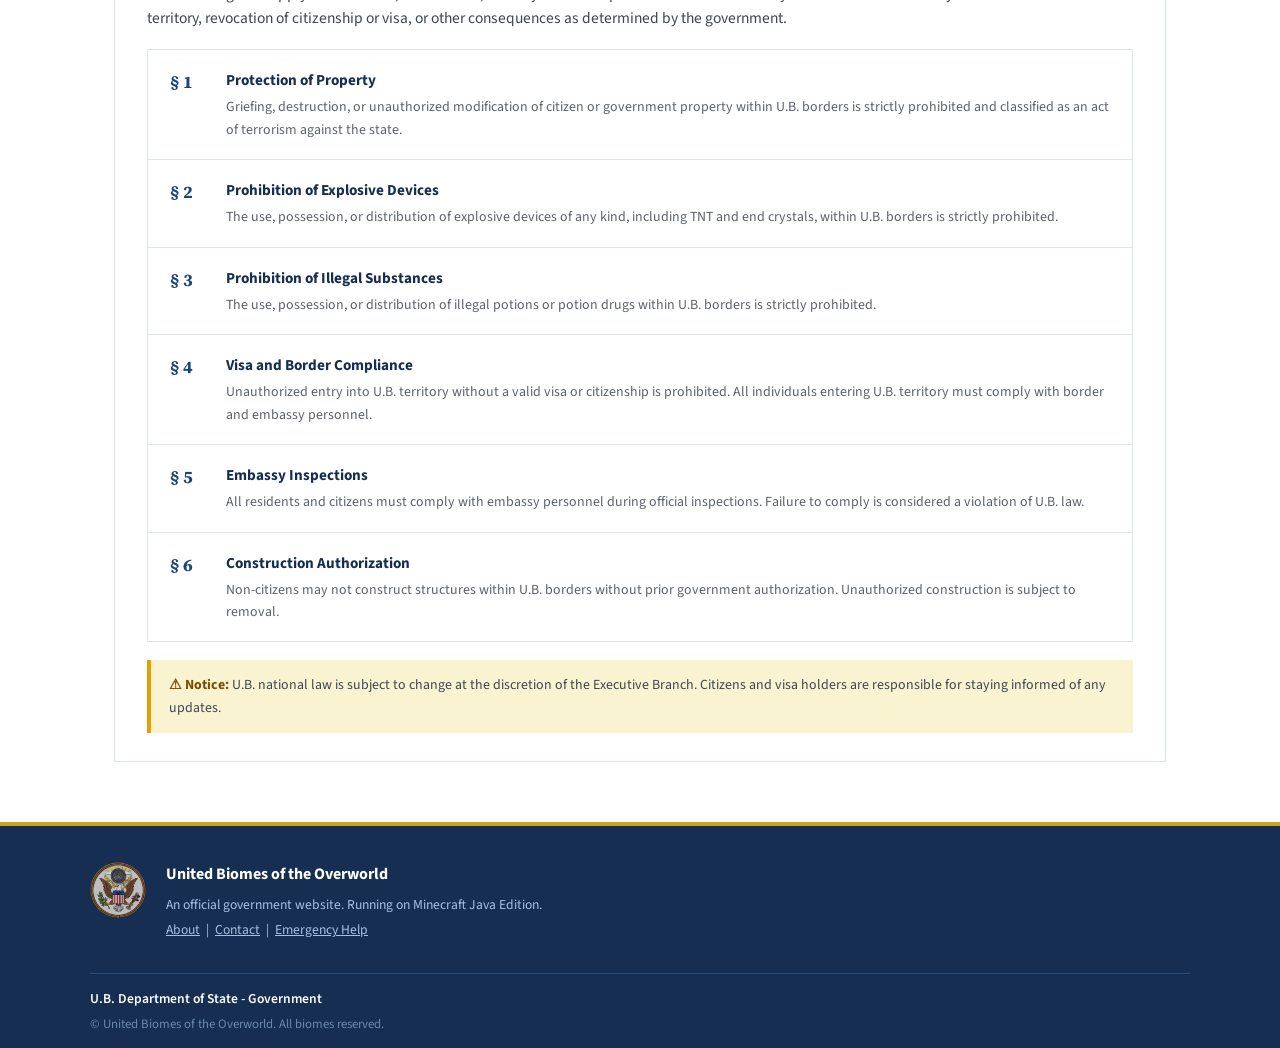
<file: government.html>
<!DOCTYPE html>
<html lang="en">
<head>
  <meta charset="UTF-8" />
  <meta name="viewport" content="width=device-width, initial-scale=1.0"/>
  <title>Government - United Biomes of the Overworld</title>
  <meta property="og:title" content="Government of the United Biomes of the Overworld" />
  <meta property="og:description" content="The official government structure, branches, departments, and national law of the United Biomes of the Overworld." />
  <meta property="og:image" content="https://rywnswn.github.io/United-Biomes-of-the-Overworld/seal.png" />
  <meta property="og:url" content="https://rywnswn.github.io/United-Biomes-of-the-Overworld/government.html" />
  <meta property="og:type" content="website" />
  <link rel="icon" type="image/png" href="seal.png" />
  <link rel="stylesheet" href="style.css" />
  <link href="https://fonts.googleapis.com/css2?family=Source+Serif+4:wght@400;600;700&family=Source+Sans+3:wght@400;600&display=swap" rel="stylesheet"/>
</head>
<body>

  <!-- TOP BANNER -->
  <div class="top-banner">
    <span>&#127987; An Official Website of the United Biomes of the Overworld</span>
    <span class="banner-right">&#128274; Secure .ub.gov</span>
  </div>

  <!-- HEADER -->
  <header>
    <div class="header-inner">
      <img src="seal.png" alt="United Biomes Seal" class="header-seal" />
      <div class="header-text">
        <div class="header-title">United Biomes of the Overworld</div>
        <div class="header-subtitle">Official Government Portal</div>
      </div>
    </div>
  </header>

  <!-- NAV -->
  <nav>
    <div class="nav-inner">
      <a href="index.html">Home</a>
      <a href="about.html">About</a>
      <a href="government.html" class="nav-active">Government</a>
      <a href="embassy.html">Nether Embassy</a>
      <a href="emergency.html">Citizen Emergency</a>
      <a href="join.html">Join / Contact</a>
    </div>
  </nav>

  <!-- PAGE HERO -->
  <div class="page-hero">
    <div class="page-hero-inner">
      <div class="page-breadcrumb"><a href="index.html">Home</a> &rsaquo; Government</div>
      <h1>Government of the United Biomes</h1>
      <p>The structure, branches, departments, and laws of the U.B.</p>
    </div>
  </div>

  <main>

    <!-- BRANCHES -->
    <section class="card">
      <div class="card-header">
        <span class="card-icon">&#127963;</span>
        <h2>Branches of Government</h2>
      </div>
      <div class="card-body">
        <p>The United Biomes of the Overworld operates under three branches of government, each responsible for a distinct function of the state.</p>

        <div class="branch-grid">

          <div class="branch-card">
            <div class="branch-icon">&#9878;&#65039;</div>
            <div class="branch-name">Executive Branch</div>
            <div class="branch-head">Office of the President</div>
            <p>The Executive Branch is led by the President of the United Biomes. The President is responsible for enforcing national law, leading the government, overseeing all departments, and representing the United Biomes in diplomatic matters.</p>
            <div class="branch-status status-active-green">Active</div>
          </div>

          <div class="branch-card">
            <div class="branch-icon">&#9878;&#65039;</div>
            <div class="branch-name">Judicial Branch</div>
            <div class="branch-head">U.B. Federal Court</div>
            <p>The Judicial Branch is responsible for interpreting U.B. law and resolving disputes between citizens and the state. The U.B. Federal Court will serve as the highest legal authority in the nation.</p>
            <div class="branch-status status-planned-gray">Planned</div>
          </div>

          <div class="branch-card">
            <div class="branch-icon">&#128196;</span>
            <div class="branch-name">Cabinet Departments</div>
            <div class="branch-head">Executive Departments</div>
            <p>The President oversees a number of executive departments responsible for specific areas of national governance. Departments will be formally established as the nation grows.</p>
            <div class="branch-status status-planned-gray">In Development</div>
          </div>

        </div>
      </div>
    </section>

    <!-- DEPARTMENTS -->
    <section class="card">
      <div class="card-header">
        <span class="card-icon">&#128196;</span>
        <h2>Executive Departments</h2>
      </div>
      <div class="card-body">
        <p>The following departments operate under the authority of the Executive Branch. Each department will have its own dedicated page as it becomes formally established.</p>

        <div class="dept-list">

          <div class="dept-item">
            <div class="dept-icon">&#9876;&#65039;</div>
            <div class="dept-info">
              <strong>Department of Defense</strong>
              <p>Responsible for the security of U.B. territory, protection of citizens, and response to hostile threats against the state.</p>
            </div>
            <div class="dept-tag">Planned</div>
          </div>

          <div class="dept-item">
            <div class="dept-icon">&#128176;</div>
            <div class="dept-info">
              <strong>Department of Economics</strong>
              <p>Oversees national trade, resource distribution, and works alongside the United Biomes Reserve to manage the national economy.</p>
            </div>
            <div class="dept-tag">Planned</div>
          </div>

          <div class="dept-item">
            <div class="dept-icon">&#9878;&#65039;</div>
            <div class="dept-info">
              <strong>Department of Justice</strong>
              <p>Works in conjunction with the U.B. Federal Court to uphold national law, process violations, and ensure fair legal proceedings for all citizens.</p>
            </div>
            <div class="dept-tag">Planned</div>
          </div>

        </div>
      </div>
    </section>

    <!-- NATIONAL LAW -->
    <section class="card">
      <div class="card-header">
        <span class="card-icon">&#128218;</span>
        <h2>National Law</h2>
      </div>
      <div class="card-body">
        <p>The following laws apply to all citizens, visa holders, and any individual present within U.B. territory. Violation of U.B. law may result in removal from U.B. territory, revocation of citizenship or visa, or other consequences as determined by the government.</p>

        <div class="law-list">

          <div class="law-item">
            <div class="law-number">§ 1</div>
            <div class="law-text">
              <strong>Protection of Property</strong>
              <p>Griefing, destruction, or unauthorized modification of citizen or government property within U.B. borders is strictly prohibited and classified as an act of terrorism against the state.</p>
            </div>
          </div>

          <div class="law-item">
            <div class="law-number">§ 2</div>
            <div class="law-text">
              <strong>Prohibition of Explosive Devices</strong>
              <p>The use, possession, or distribution of explosive devices of any kind, including TNT and end crystals, within U.B. borders is strictly prohibited.</p>
            </div>
          </div>

          <div class="law-item">
            <div class="law-number">§ 3</div>
            <div class="law-text">
              <strong>Prohibition of Illegal Substances</strong>
              <p>The use, possession, or distribution of illegal potions or potion drugs within U.B. borders is strictly prohibited.</p>
            </div>
          </div>

          <div class="law-item">
            <div class="law-number">§ 4</div>
            <div class="law-text">
              <strong>Visa and Border Compliance</strong>
              <p>Unauthorized entry into U.B. territory without a valid visa or citizenship is prohibited. All individuals entering U.B. territory must comply with border and embassy personnel.</p>
            </div>
          </div>

          <div class="law-item">
            <div class="law-number">§ 5</div>
            <div class="law-text">
              <strong>Embassy Inspections</strong>
              <p>All residents and citizens must comply with embassy personnel during official inspections. Failure to comply is considered a violation of U.B. law.</p>
            </div>
          </div>

          <div class="law-item">
            <div class="law-number">§ 6</div>
            <div class="law-text">
              <strong>Construction Authorization</strong>
              <p>Non-citizens may not construct structures within U.B. borders without prior government authorization. Unauthorized construction is subject to removal.</p>
            </div>
          </div>

        </div>

        <div class="law-notice">
          <strong>&#9888; Notice:</strong> U.B. national law is subject to change at the discretion of the Executive Branch. Citizens and visa holders are responsible for staying informed of any updates.
        </div>

      </div>
    </section>

  </main>

  <!-- FOOTER -->
  <footer>
    <div class="footer-inner">
      <img src="seal.png" alt="United Biomes Seal" class="footer-seal" />
      <div class="footer-text">
        <strong>United Biomes of the Overworld</strong>
        <p>An official government website. Running on Minecraft Java Edition.</p>
        <p class="footer-links">
          <a href="about.html">About</a> &nbsp;|&nbsp;
          <a href="join.html">Contact</a> &nbsp;|&nbsp;
          <a href="emergency.html">Emergency Help</a>
        </p>
      </div>
    </div>
    <div class="footer-bottom">
      <span class="footer-dept">U.B. Department of State - Government</span>
      <span class="footer-copy">&copy; United Biomes of the Overworld. All biomes reserved.</span>
    </div>
  </footer>

</body>
</html>
</file>
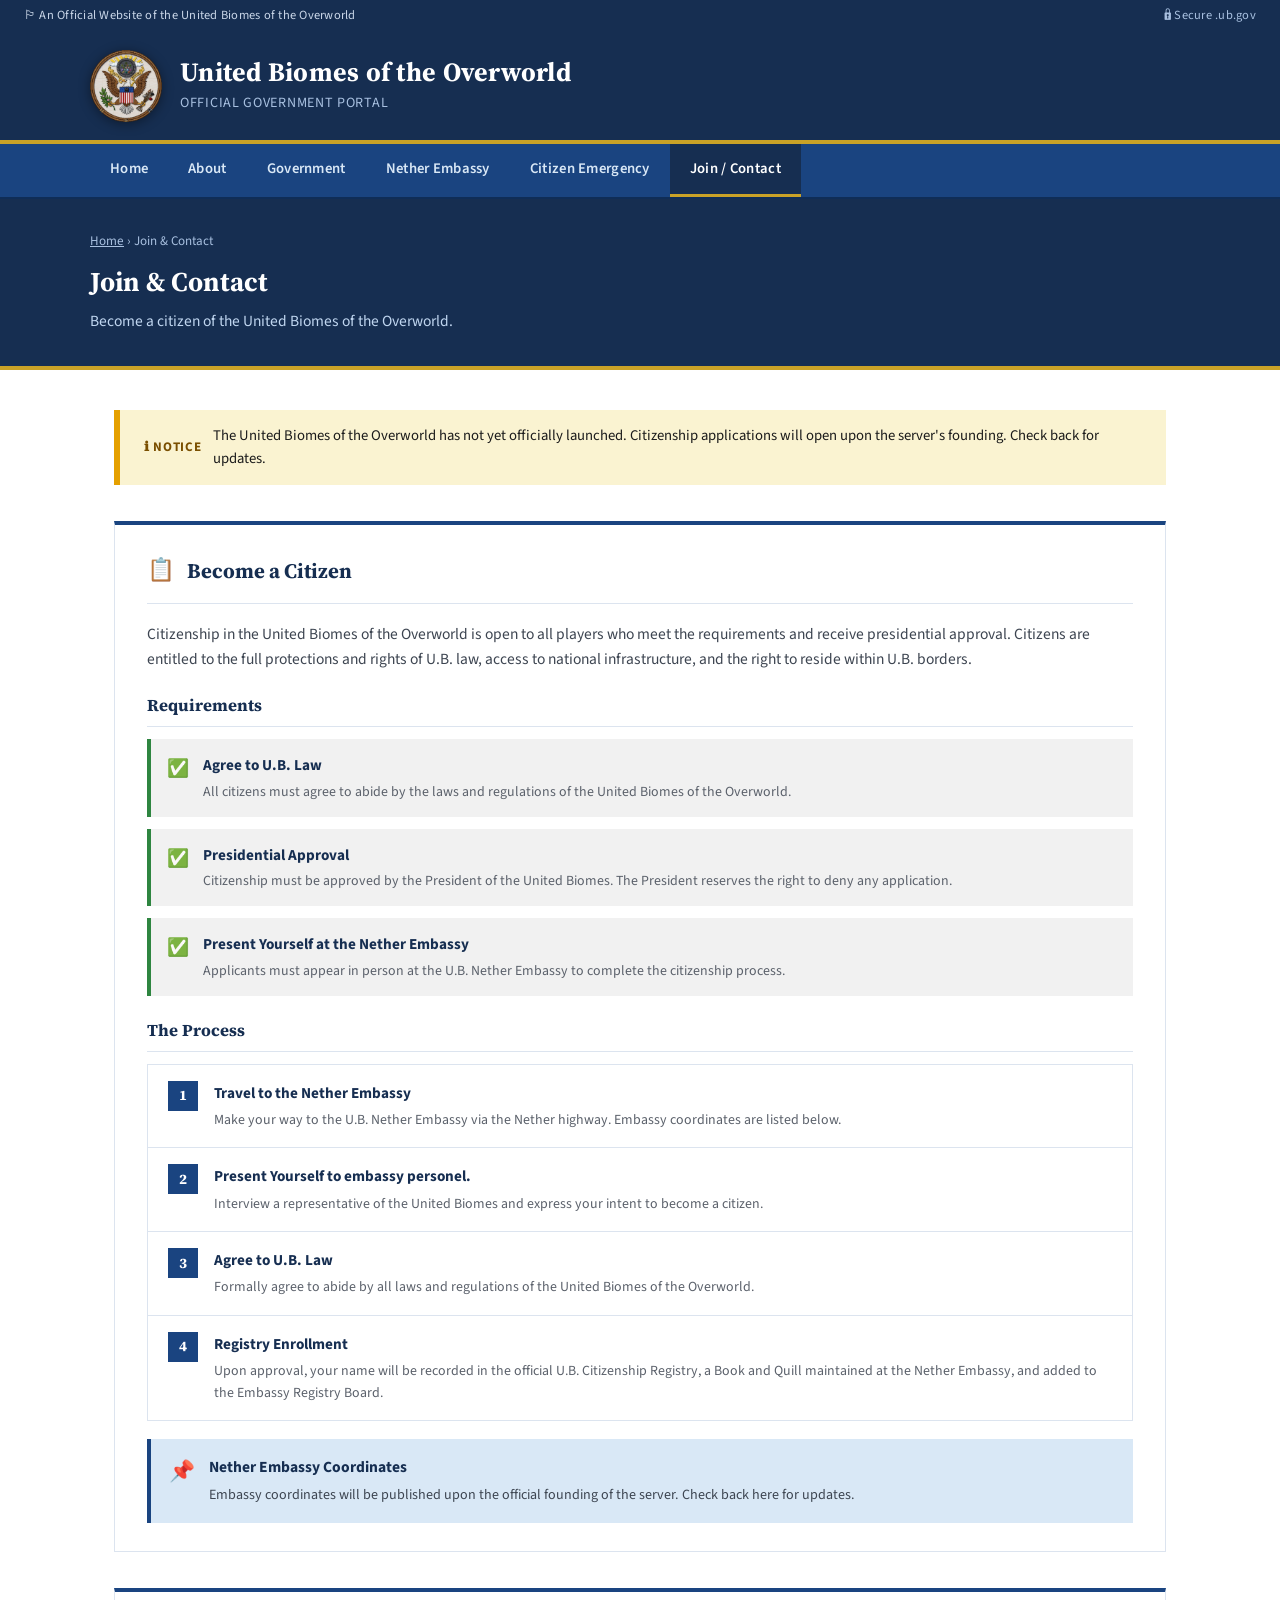
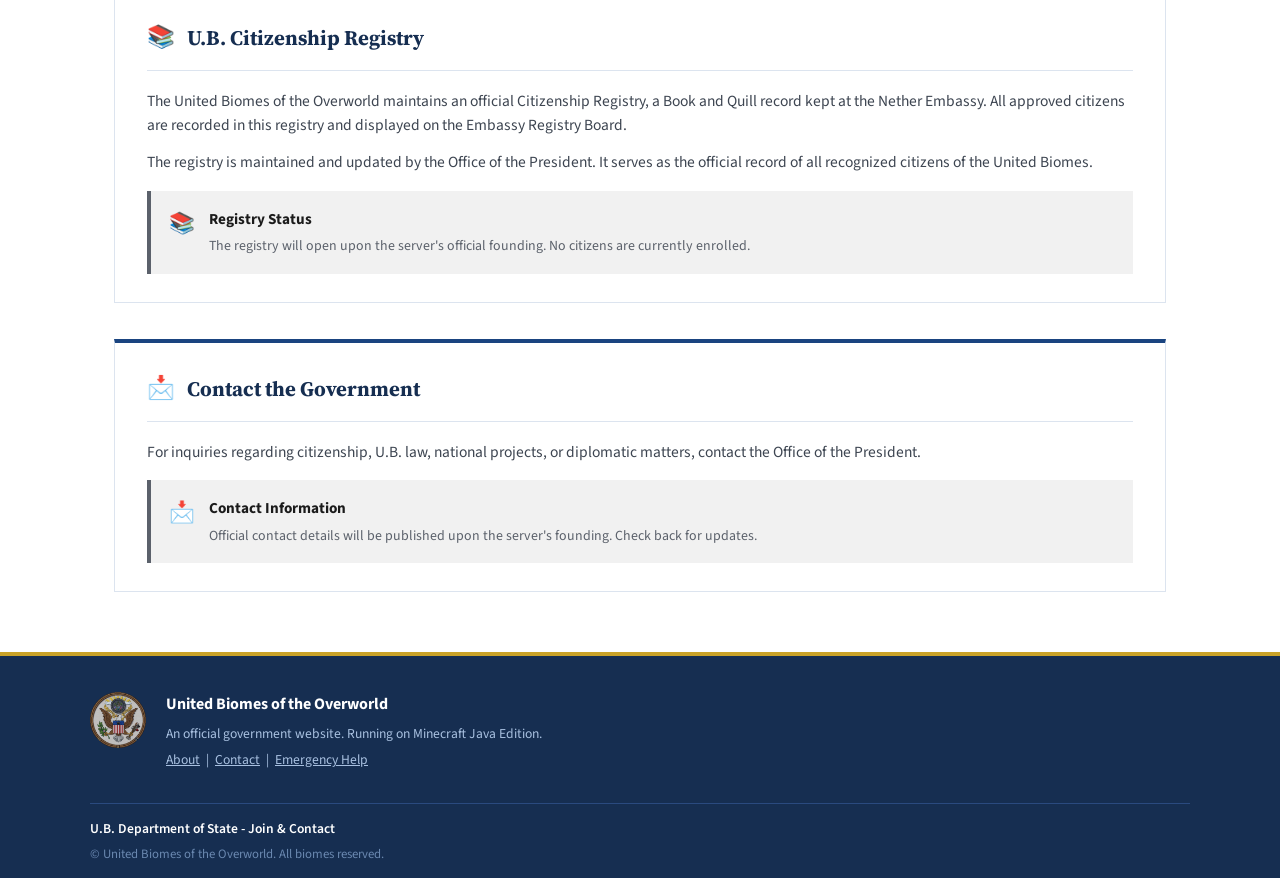
<file: join.html>
<!DOCTYPE html>
<html lang="en">
<head>
  <meta charset="UTF-8" />
  <meta name="viewport" content="width=device-width, initial-scale=1.0"/>
  <title>Join & Contact - United Biomes of the Overworld</title>
  <meta property="og:title" content="Join the United Biomes of the Overworld" />
  <meta property="og:description" content="Become a citizen of the United Biomes of the Overworld. Learn about requirements, the citizenship process, and how to contact the government." />
  <meta property="og:image" content="https://rywnswn.github.io/United-Biomes-of-the-Overworld.ub.gov/seal.png" />
  <meta property="og:url" content="https://rywnswn.github.io/United-Biomes-of-the-Overworld.ub.gov/join.html" />
  <meta property="og:type" content="website" />
  <meta property="og:site_name" content="U.B. Department of State - Join & Contact" />
  <link rel="icon" type="image/png" href="seal.png" />
  <link rel="stylesheet" href="style.css" />
  <link href="https://fonts.googleapis.com/css2?family=Source+Serif+4:wght@400;600;700&family=Source+Sans+3:wght@400;600&display=swap" rel="stylesheet"/>
</head>
<body>

  <!-- TOP BANNER -->
  <div class="top-banner">
    <span>&#127987; An Official Website of the United Biomes of the Overworld</span>
    <span class="banner-right">&#128274; Secure .ub.gov</span>
  </div>

  <!-- HEADER -->
  <header>
    <div class="header-inner">
      <img src="seal.png" alt="United Biomes Seal" class="header-seal" />
      <div class="header-text">
        <div class="header-title">United Biomes of the Overworld</div>
        <div class="header-subtitle">Official Government Portal</div>
      </div>
    </div>
  </header>

  <!-- NAV -->
  <nav>
    <div class="nav-inner">
      <a href="index.html">Home</a>
      <a href="about.html">About</a>
      <a href="government.html">Government</a>
      <a href="embassy.html">Nether Embassy</a>
      <a href="emergency.html">Citizen Emergency</a>
      <a href="join.html" class="nav-active">Join / Contact</a>
    </div>
  </nav>

  <!-- PAGE HERO -->
  <div class="page-hero">
    <div class="page-hero-inner">
      <div class="page-breadcrumb"><a href="index.html">Home</a> &rsaquo; Join & Contact</div>
      <h1>Join & Contact</h1>
      <p>Become a citizen of the United Biomes of the Overworld.</p>
    </div>
  </div>

  <!-- MAIN -->
  <main>

    <!-- CITIZENSHIP NOTICE -->
    <div class="alert-bar">
      <span class="alert-label">&#8505; NOTICE</span>
      <span>The United Biomes of the Overworld has not yet officially launched. Citizenship applications will open upon the server's founding. Check back for updates.</span>
    </div>

    <!-- BECOME A CITIZEN -->
    <section class="card">
      <div class="card-header">
        <span class="card-icon">&#128203;</span>
        <h2>Become a Citizen</h2>
      </div>
      <div class="card-body">
        <p>Citizenship in the United Biomes of the Overworld is open to all players who meet the requirements and receive presidential approval. Citizens are entitled to the full protections and rights of U.B. law, access to national infrastructure, and the right to reside within U.B. borders.</p>

        <h3 class="subsection-title">Requirements</h3>
        <ul class="req-list">
          <li>
            <span class="req-icon">&#9989;</span>
            <div>
              <strong>Agree to U.B. Law</strong>
              <p>All citizens must agree to abide by the laws and regulations of the United Biomes of the Overworld.</p>
            </div>
          </li>
          <li>
            <span class="req-icon">&#9989;</span>
            <div>
              <strong>Presidential Approval</strong>
              <p>Citizenship must be approved by the President of the United Biomes. The President reserves the right to deny any application.</p>
            </div>
          </li>
          <li>
            <span class="req-icon">&#9989;</span>
            <div>
              <strong>Present Yourself at the Nether Embassy</strong>
              <p>Applicants must appear in person at the U.B. Nether Embassy to complete the citizenship process.</p>
            </div>
          </li>
        </ul>

        <h3 class="subsection-title">The Process</h3>
        <div class="process-steps">
          <div class="process-step">
            <div class="step-number">1</div>
            <div class="step-info">
              <strong>Travel to the Nether Embassy</strong>
              <p>Make your way to the U.B. Nether Embassy via the Nether highway. Embassy coordinates are listed below.</p>
            </div>
          </div>
          <div class="process-step">
            <div class="step-number">2</div>
            <div class="step-info">
              <strong>Present Yourself to embassy personel.</strong>
              <p>Interview a representative of the United Biomes and express your intent to become a citizen.</p>
            </div>
          </div>
          <div class="process-step">
            <div class="step-number">3</div>
            <div class="step-info">
              <strong>Agree to U.B. Law</strong>
              <p>Formally agree to abide by all laws and regulations of the United Biomes of the Overworld.</p>
            </div>
          </div>
          <div class="process-step">
            <div class="step-number">4</div>
            <div class="step-info">
              <strong>Registry Enrollment</strong>
              <p>Upon approval, your name will be recorded in the official U.B. Citizenship Registry, a Book and Quill maintained at the Nether Embassy, and added to the Embassy Registry Board.</p>
            </div>
          </div>
        </div>

        <div class="info-box">
          <span class="info-box-icon">&#128204;</span>
          <div>
            <strong>Nether Embassy Coordinates</strong>
            <p>Embassy coordinates will be published upon the official founding of the server. Check back here for updates.</p>
          </div>
        </div>

      </div>
    </section>

    <!-- CITIZENSHIP REGISTRY -->
    <section class="card">
      <div class="card-header">
        <span class="card-icon">&#128218;</span>
        <h2>U.B. Citizenship Registry</h2>
      </div>
      <div class="card-body">
        <p>The United Biomes of the Overworld maintains an official Citizenship Registry, a Book and Quill record kept at the Nether Embassy. All approved citizens are recorded in this registry and displayed on the Embassy Registry Board.</p>
        <p>The registry is maintained and updated by the Office of the President. It serves as the official record of all recognized citizens of the United Biomes.</p>
        <div class="tbd-box">
          <span>&#128218;</span>
          <div>
            <strong>Registry Status</strong>
            <p>The registry will open upon the server's official founding. No citizens are currently enrolled.</p>
          </div>
        </div>
      </div>
    </section>

    <!-- CONTACT -->
    <section class="card">
      <div class="card-header">
        <span class="card-icon">&#128233;</span>
        <h2>Contact the Government</h2>
      </div>
      <div class="card-body">
        <p>For inquiries regarding citizenship, U.B. law, national projects, or diplomatic matters, contact the Office of the President.</p>
        <div class="tbd-box">
          <span>&#128233;</span>
          <div>
            <strong>Contact Information</strong>
            <p>Official contact details will be published upon the server's founding. Check back for updates.</p>
          </div>
        </div>
      </div>
    </section>

  </main>

  <!-- FOOTER -->
  <footer>
    <div class="footer-inner">
      <img src="seal.png" alt="United Biomes Seal" class="footer-seal" />
      <div class="footer-text">
        <strong>United Biomes of the Overworld</strong>
        <p>An official government website. Running on Minecraft Java Edition.</p>
        <p class="footer-links">
          <a href="about.html">About</a> &nbsp;|&nbsp;
          <a href="join.html">Contact</a> &nbsp;|&nbsp;
          <a href="emergency.html">Emergency Help</a>
        </p>
      </div>
    </div>
    <div class="footer-bottom">
      <span class="footer-dept">U.B. Department of State - Join & Contact</span>
      <span class="footer-copy">&copy; United Biomes of the Overworld. All biomes reserved.</span>
    </div>
  </footer>

</body>
</html>
</file>
<file: style.css>
:root {
  --gov-blue: #1a4480;
  --gov-blue-dark: #162e51;
  --gov-blue-light: #d9e8f6;
  --gov-red: #b50909;
  --gov-gold: #c9a227;
  --gov-green: #2e8540;
  --gov-gray: #5b616b;
  --gov-gray-light: #f1f1f1;
  --gov-border: #dce4ef;
  --white: #ffffff;
  --text-dark: #1b1b1b;
  --text-mid: #3d4551;
  --alert-yellow: #faf3d1;
  --alert-yellow-border: #e5a000;
  --font-serif: 'Source Serif 4', Georgia, serif;
  --font-sans: 'Source Sans 3', 'Helvetica Neue', Arial, sans-serif;
}

* {
  box-sizing: border-box;
  margin: 0;
  padding: 0;
}

body {
  font-family: var(--font-sans);
  color: var(--text-dark);
  background: var(--white);
  font-size: 16px;
  line-height: 1.6;
}

/* ---- TOP BANNER ---- */
.top-banner {
  background: var(--gov-blue-dark);
  color: #c9d6e8;
  font-size: 0.78rem;
  padding: 6px 24px;
  display: flex;
  justify-content: space-between;
  align-items: center;
  font-family: var(--font-sans);
  letter-spacing: 0.02em;
}

.banner-right {
  display: flex;
  align-items: center;
  gap: 6px;
  color: #a8c0e0;
}

/* ---- HEADER ---- */
header {
  background: var(--gov-blue-dark);
  border-bottom: 4px solid var(--gov-gold);
  padding: 18px 24px;
}

.header-inner {
  max-width: 1100px;
  margin: 0 auto;
  display: flex;
  align-items: center;
  gap: 18px;
}

.header-seal {
  width: 72px;
  height: 72px;
  object-fit: contain;
  filter: drop-shadow(0 2px 6px rgba(0,0,0,0.4));
}

.header-title {
  font-family: var(--font-serif);
  font-size: 1.65rem;
  font-weight: 700;
  color: var(--white);
  line-height: 1.2;
  letter-spacing: 0.01em;
}

.header-subtitle {
  font-size: 0.88rem;
  color: #a8c0e0;
  margin-top: 3px;
  font-weight: 400;
  letter-spacing: 0.05em;
  text-transform: uppercase;
}

/* ---- NAV ---- */
nav {
  background: var(--gov-blue);
  border-bottom: 2px solid #0f2d57;
}

.nav-inner {
  max-width: 1100px;
  margin: 0 auto;
  display: flex;
  flex-wrap: wrap;
}

nav a {
  color: #d9e8f6;
  text-decoration: none;
  padding: 13px 20px;
  font-size: 0.92rem;
  font-weight: 600;
  transition: background 0.15s, color 0.15s;
  display: block;
  letter-spacing: 0.02em;
}

nav a:hover {
  background: var(--gov-blue-dark);
  color: var(--white);
}

/* ---- HERO ---- */
.hero {
  background: linear-gradient(135deg, var(--gov-blue-dark) 0%, var(--gov-blue) 100%);
  padding: 60px 24px;
  text-align: center;
  color: var(--white);
  position: relative;
  overflow: hidden;
}

.hero::before {
  content: '';
  position: absolute;
  inset: 0;
  background: repeating-linear-gradient(
    0deg,
    transparent,
    transparent 40px,
    rgba(255,255,255,0.02) 40px,
    rgba(255,255,255,0.02) 41px
  );
  pointer-events: none;
}

.hero-inner {
  max-width: 700px;
  margin: 0 auto;
  position: relative;
}

.hero-seal {
  width: 120px;
  height: 120px;
  object-fit: contain;
  margin-bottom: 20px;
  filter: drop-shadow(0 4px 16px rgba(0,0,0,0.5));
}

.hero h1 {
  font-family: var(--font-serif);
  font-size: 2rem;
  font-weight: 700;
  line-height: 1.25;
  margin-bottom: 14px;
  color: var(--white);
}

.hero p {
  font-size: 1.05rem;
  color: #c0d6f0;
  max-width: 560px;
  margin: 0 auto;
}

/* ---- ALERT BAR ---- */
.alert-bar {
  background: var(--alert-yellow);
  border-left: 6px solid var(--alert-yellow-border);
  padding: 14px 24px;
  font-size: 0.92rem;
  display: flex;
  align-items: center;
  gap: 12px;
  max-width: 100%;
}

.alert-label {
  font-weight: 700;
  color: #7a4f00;
  white-space: nowrap;
  font-size: 0.82rem;
  text-transform: uppercase;
  letter-spacing: 0.05em;
}

.alert-bar a {
  color: var(--gov-blue);
  font-weight: 600;
  text-decoration: underline;
}

/* ---- MAIN ---- */
main {
  max-width: 1100px;
  margin: 0 auto;
  padding: 40px 24px 60px;
  display: flex;
  flex-direction: column;
  gap: 36px;
}

/* ---- CARDS ---- */
.card {
  background: var(--white);
  border: 1px solid var(--gov-border);
  border-top: 4px solid var(--gov-blue);
  padding: 28px 32px;
}

.card-header {
  display: flex;
  align-items: center;
  gap: 12px;
  margin-bottom: 18px;
  padding-bottom: 14px;
  border-bottom: 1px solid var(--gov-border);
}

.card-icon {
  font-size: 1.4rem;
}

.card-header h2 {
  font-family: var(--font-serif);
  font-size: 1.3rem;
  font-weight: 700;
  color: var(--gov-blue-dark);
}

.card-body p {
  color: var(--text-mid);
  margin-bottom: 12px;
  font-size: 0.97rem;
}

.card-body p:last-child {
  margin-bottom: 0;
}

.signature {
  margin-top: 18px !important;
  font-weight: 700;
  color: var(--text-dark) !important;
  font-family: var(--font-serif);
  font-size: 1rem !important;
}

.signature span {
  font-weight: 400;
  font-size: 0.85rem;
  color: var(--gov-gray);
  font-family: var(--font-sans);
  display: block;
  margin-top: 2px;
}

/* ---- QUICK LINKS ---- */
.section-title {
  font-family: var(--font-serif);
  font-size: 1.4rem;
  font-weight: 700;
  color: var(--gov-blue-dark);
  margin-bottom: 18px;
  padding-bottom: 10px;
  border-bottom: 2px solid var(--gov-border);
}

.links-grid {
  display: grid;
  grid-template-columns: repeat(auto-fit, minmax(280px, 1fr));
  gap: 16px;
}

.link-card {
  display: flex;
  align-items: flex-start;
  gap: 14px;
  padding: 20px;
  border: 1px solid var(--gov-border);
  border-left: 4px solid var(--gov-blue);
  text-decoration: none;
  color: inherit;
  background: var(--white);
  transition: background 0.15s, border-color 0.15s, box-shadow 0.15s;
}

.link-card:hover {
  background: var(--gov-blue-light);
  border-left-color: var(--gov-blue-dark);
  box-shadow: 0 2px 8px rgba(26,68,128,0.1);
}

.link-icon {
  font-size: 1.6rem;
  flex-shrink: 0;
  margin-top: 2px;
}

.link-text strong {
  display: block;
  font-size: 1rem;
  color: var(--gov-blue);
  margin-bottom: 4px;
  font-weight: 700;
}

.link-text p {
  font-size: 0.88rem;
  color: var(--gov-gray);
  line-height: 1.45;
}

.link-arrow {
  margin-left: auto;
  color: var(--gov-blue);
  font-size: 1.1rem;
  flex-shrink: 0;
  align-self: center;
}

/* ---- ABOUT BLURB ---- */
.learn-more {
  display: inline-block;
  margin-top: 14px;
  color: var(--gov-blue);
  font-weight: 600;
  text-decoration: underline;
  font-size: 0.95rem;
}

.learn-more:hover {
  color: var(--gov-blue-dark);
}

/* ---- FOOTER ---- */
footer {
  background: var(--gov-blue-dark);
  color: #a8c0e0;
  border-top: 4px solid var(--gov-gold);
  padding: 36px 24px 0;
}

.footer-inner {
  max-width: 1100px;
  margin: 0 auto;
  display: flex;
  align-items: flex-start;
  gap: 20px;
  padding-bottom: 28px;
}

.footer-seal {
  width: 56px;
  height: 56px;
  object-fit: contain;
  opacity: 0.85;
  flex-shrink: 0;
}

.footer-text strong {
  display: block;
  color: var(--white);
  font-size: 1rem;
  margin-bottom: 6px;
}

.footer-text p {
  font-size: 0.85rem;
  margin-bottom: 4px;
}

.footer-links a {
  color: #a8c0e0;
  text-decoration: underline;
  font-size: 0.85rem;
}

.footer-links a:hover {
  color: var(--white);
}

.footer-bottom {
  max-width: 1100px;
  margin: 0 auto;
  padding: 14px 0;
  border-top: 1px solid #2a4a7f;
  font-size: 0.8rem;
  color: #6a88b0;
}

/* ---- NAV ACTIVE ---- */
nav a.nav-active {
  background: var(--gov-blue-dark);
  color: var(--white);
  border-bottom: 3px solid var(--gov-gold);
}

/* ---- PAGE HERO ---- */
.page-hero {
  background: var(--gov-blue-dark);
  border-bottom: 4px solid var(--gov-gold);
  padding: 32px 24px;
  color: var(--white);
}

.page-hero-inner {
  max-width: 1100px;
  margin: 0 auto;
}

.page-breadcrumb {
  font-size: 0.82rem;
  color: #a8c0e0;
  margin-bottom: 8px;
}

.page-breadcrumb a {
  color: #a8c0e0;
  text-decoration: underline;
}

.page-hero h1 {
  font-family: var(--font-serif);
  font-size: 1.7rem;
  font-weight: 700;
  margin-bottom: 6px;
}

.page-hero p {
  color: #c0d6f0;
  font-size: 0.97rem;
}

/* ---- INFO BOX ---- */
.info-box {
  display: flex;
  gap: 14px;
  align-items: flex-start;
  background: var(--gov-blue-light);
  border-left: 4px solid var(--gov-blue);
  padding: 16px 18px;
  margin-top: 18px;
}

.info-box-icon {
  font-size: 1.3rem;
  flex-shrink: 0;
}

.info-box strong {
  display: block;
  color: var(--gov-blue-dark);
  margin-bottom: 4px;
  font-size: 0.97rem;
}

.info-box p {
  font-size: 0.88rem;
  color: var(--text-mid);
  margin: 0 !important;
}

/* ---- VALUES GRID ---- */
.values-grid {
  display: grid;
  grid-template-columns: repeat(auto-fit, minmax(200px, 1fr));
  gap: 16px;
  margin-top: 8px;
}

.value-item {
  background: var(--gov-gray-light);
  border-top: 3px solid var(--gov-blue);
  padding: 18px 16px;
  text-align: center;
}

.value-icon {
  font-size: 1.6rem;
  margin-bottom: 8px;
}

.value-item strong {
  display: block;
  color: var(--gov-blue-dark);
  font-size: 0.97rem;
  margin-bottom: 6px;
}

.value-item p {
  font-size: 0.85rem;
  color: var(--gov-gray);
  margin: 0 !important;
}

/* ---- PROJECT LIST ---- */
.project-list {
  display: flex;
  flex-direction: column;
  gap: 0;
  margin-top: 18px;
  border: 1px solid var(--gov-border);
}

.project-item {
  display: flex;
  align-items: flex-start;
  gap: 16px;
  padding: 18px 20px;
  border-bottom: 1px solid var(--gov-border);
}

.project-item:last-child {
  border-bottom: none;
}

.project-status {
  font-size: 0.72rem;
  font-weight: 700;
  text-transform: uppercase;
  letter-spacing: 0.06em;
  padding: 4px 10px;
  border-radius: 2px;
  white-space: nowrap;
  flex-shrink: 0;
  margin-top: 2px;
}

.status-planned {
  background: #e6e6e6;
  color: #5b616b;
}

.status-active {
  background: #e7f4e4;
  color: #2e8540;
  border: 1px solid #2e8540;
}

.project-info strong {
  display: block;
  color: var(--gov-blue-dark);
  font-size: 0.97rem;
  margin-bottom: 5px;
}

.project-info p {
  font-size: 0.88rem;
  color: var(--gov-gray);
  margin: 0 !important;
}

/* ---- FOOTER DEPT ---- */
.footer-dept {
  display: block;
  color: var(--white);
  font-weight: 600;
  font-size: 0.85rem;
  margin-bottom: 4px;
}

.footer-copy {
  font-size: 0.8rem;
  color: #6a88b0;
}

/* ---- JOIN PAGE ---- */
.subsection-title {
  font-family: var(--font-serif);
  font-size: 1.05rem;
  font-weight: 700;
  color: var(--gov-blue-dark);
  margin: 22px 0 12px;
  padding-bottom: 6px;
  border-bottom: 1px solid var(--gov-border);
}

.req-list {
  list-style: none;
  display: flex;
  flex-direction: column;
  gap: 12px;
}

.req-list li {
  display: flex;
  align-items: flex-start;
  gap: 14px;
  padding: 14px 16px;
  background: var(--gov-gray-light);
  border-left: 4px solid var(--gov-green);
}

.req-icon {
  font-size: 1.1rem;
  flex-shrink: 0;
  margin-top: 2px;
}

.req-list strong {
  display: block;
  color: var(--gov-blue-dark);
  font-size: 0.95rem;
  margin-bottom: 3px;
}

.req-list p {
  font-size: 0.87rem;
  color: var(--gov-gray);
  margin: 0 !important;
}

.process-steps {
  display: flex;
  flex-direction: column;
  gap: 0;
  border: 1px solid var(--gov-border);
  margin-bottom: 4px;
}

.process-step {
  display: flex;
  align-items: flex-start;
  gap: 16px;
  padding: 16px 20px;
  border-bottom: 1px solid var(--gov-border);
}

.process-step:last-child {
  border-bottom: none;
}

.step-number {
  background: var(--gov-blue);
  color: var(--white);
  font-weight: 700;
  font-size: 0.9rem;
  width: 30px;
  height: 30px;
  display: flex;
  align-items: center;
  justify-content: center;
  flex-shrink: 0;
  font-family: var(--font-serif);
}

.step-info strong {
  display: block;
  color: var(--gov-blue-dark);
  font-size: 0.95rem;
  margin-bottom: 4px;
}

.step-info p {
  font-size: 0.87rem;
  color: var(--gov-gray);
  margin: 0 !important;
}

.tbd-box {
  display: flex;
  gap: 14px;
  align-items: flex-start;
  background: var(--gov-gray-light);
  border-left: 4px solid var(--gov-gray);
  padding: 16px 18px;
  margin-top: 16px;
  font-size: 1.3rem;
}

.tbd-box strong {
  display: block;
  color: var(--text-dark);
  font-size: 0.95rem;
  margin-bottom: 4px;
}

.tbd-box p {
  font-size: 0.87rem;
  color: var(--gov-gray);
  margin: 0 !important;
}

/* ---- EMERGENCY PAGE ---- */
.page-hero-red {
  background: linear-gradient(135deg, #6b0000 0%, #b50909 100%);
}

.alert-red {
  background: #fff0f0;
  border-left-color: var(--gov-red);
}

.alert-red .alert-label {
  color: #7a0000;
}

.card-red {
  border-top-color: var(--gov-red);
}

.threat-badge {
  margin-left: auto;
  font-size: 0.72rem;
  font-weight: 700;
  text-transform: uppercase;
  letter-spacing: 0.06em;
  padding: 4px 10px;
  border-radius: 2px;
  white-space: nowrap;
  flex-shrink: 0;
}

.badge-critical {
  background: #b50909;
  color: var(--white);
}

.badge-high {
  background: #e5a000;
  color: var(--white);
}

.badge-medium {
  background: #1a4480;
  color: var(--white);
}

.badge-low {
  background: #2e8540;
  color: var(--white);
}

.step-red {
  background: var(--gov-red) !important;
}

.liability-box {
  background: #fff0f0;
  border-left: 4px solid var(--gov-red);
  padding: 16px 18px;
  margin: 16px 0;
}

.liability-box strong {
  display: block;
  color: #7a0000;
  font-size: 0.95rem;
  margin-bottom: 6px;
}

.liability-box p {
  font-size: 0.87rem;
  color: var(--text-mid);
  margin: 0 !important;
}

/* ---- GOVERNMENT PAGE ---- */
.branch-grid {
  display: grid;
  grid-template-columns: repeat(auto-fit, minmax(240px, 1fr));
  gap: 16px;
  margin-top: 18px;
}

.branch-card {
  border: 1px solid var(--gov-border);
  border-top: 3px solid var(--gov-blue);
  padding: 22px 20px;
  display: flex;
  flex-direction: column;
  gap: 6px;
}

.branch-icon {
  font-size: 1.4rem;
}

.branch-name {
  font-family: var(--font-serif);
  font-size: 1.05rem;
  font-weight: 700;
  color: var(--gov-blue-dark);
}

.branch-head {
  font-size: 0.8rem;
  font-weight: 600;
  text-transform: uppercase;
  letter-spacing: 0.06em;
  color: var(--gov-gray);
  margin-bottom: 4px;
}

.branch-card p {
  font-size: 0.87rem;
  color: var(--text-mid);
  flex: 1;
  margin: 0 !important;
}

.branch-status {
  display: inline-block;
  font-size: 0.72rem;
  font-weight: 700;
  text-transform: uppercase;
  letter-spacing: 0.06em;
  padding: 3px 10px;
  margin-top: 10px;
  align-self: flex-start;
}

.status-active-green {
  background: #e7f4e4;
  color: #2e8540;
  border: 1px solid #2e8540;
}

.status-planned-gray {
  background: #e6e6e6;
  color: #5b616b;
}

.dept-list {
  display: flex;
  flex-direction: column;
  border: 1px solid var(--gov-border);
  margin-top: 18px;
}

.dept-item {
  display: flex;
  align-items: center;
  gap: 16px;
  padding: 20px 22px;
  border-bottom: 1px solid var(--gov-border);
}

.dept-item:last-child {
  border-bottom: none;
}

.dept-icon {
  font-size: 1.5rem;
  flex-shrink: 0;
  width: 36px;
  text-align: center;
}

.dept-info {
  flex: 1;
}

.dept-info strong {
  display: block;
  color: var(--gov-blue-dark);
  font-size: 0.97rem;
  margin-bottom: 4px;
}

.dept-info p {
  font-size: 0.87rem;
  color: var(--gov-gray);
  margin: 0 !important;
}

.dept-tag {
  font-size: 0.72rem;
  font-weight: 700;
  text-transform: uppercase;
  letter-spacing: 0.06em;
  padding: 3px 10px;
  background: #e6e6e6;
  color: #5b616b;
  white-space: nowrap;
  flex-shrink: 0;
}

.law-list {
  display: flex;
  flex-direction: column;
  margin-top: 18px;
  border: 1px solid var(--gov-border);
}

.law-item {
  display: flex;
  gap: 20px;
  padding: 18px 22px;
  border-bottom: 1px solid var(--gov-border);
  align-items: flex-start;
}

.law-item:last-child {
  border-bottom: none;
}

.law-number {
  font-family: var(--font-serif);
  font-size: 1.1rem;
  font-weight: 700;
  color: var(--gov-blue);
  flex-shrink: 0;
  width: 36px;
}

.law-text strong {
  display: block;
  color: var(--gov-blue-dark);
  font-size: 0.95rem;
  margin-bottom: 4px;
}

.law-text p {
  font-size: 0.87rem;
  color: var(--gov-gray);
  margin: 0 !important;
}

.law-notice {
  margin-top: 18px;
  padding: 14px 18px;
  background: var(--alert-yellow);
  border-left: 4px solid var(--alert-yellow-border);
  font-size: 0.87rem;
  color: var(--text-mid);
}

.law-notice strong {
  color: #7a4f00;
}

/* ---- RESPONSIVE ---- */
@media (max-width: 600px) {
  .header-title {
    font-size: 1.2rem;
  }
  .hero h1 {
    font-size: 1.45rem;
  }
  .top-banner {
    flex-direction: column;
    gap: 4px;
    text-align: center;
  }
  .links-grid {
    grid-template-columns: 1fr;
  }
  .footer-inner {
    flex-direction: column;
    align-items: center;
    text-align: center;
  }
  nav a {
    padding: 10px 14px;
    font-size: 0.85rem;
  }
}
</file>
